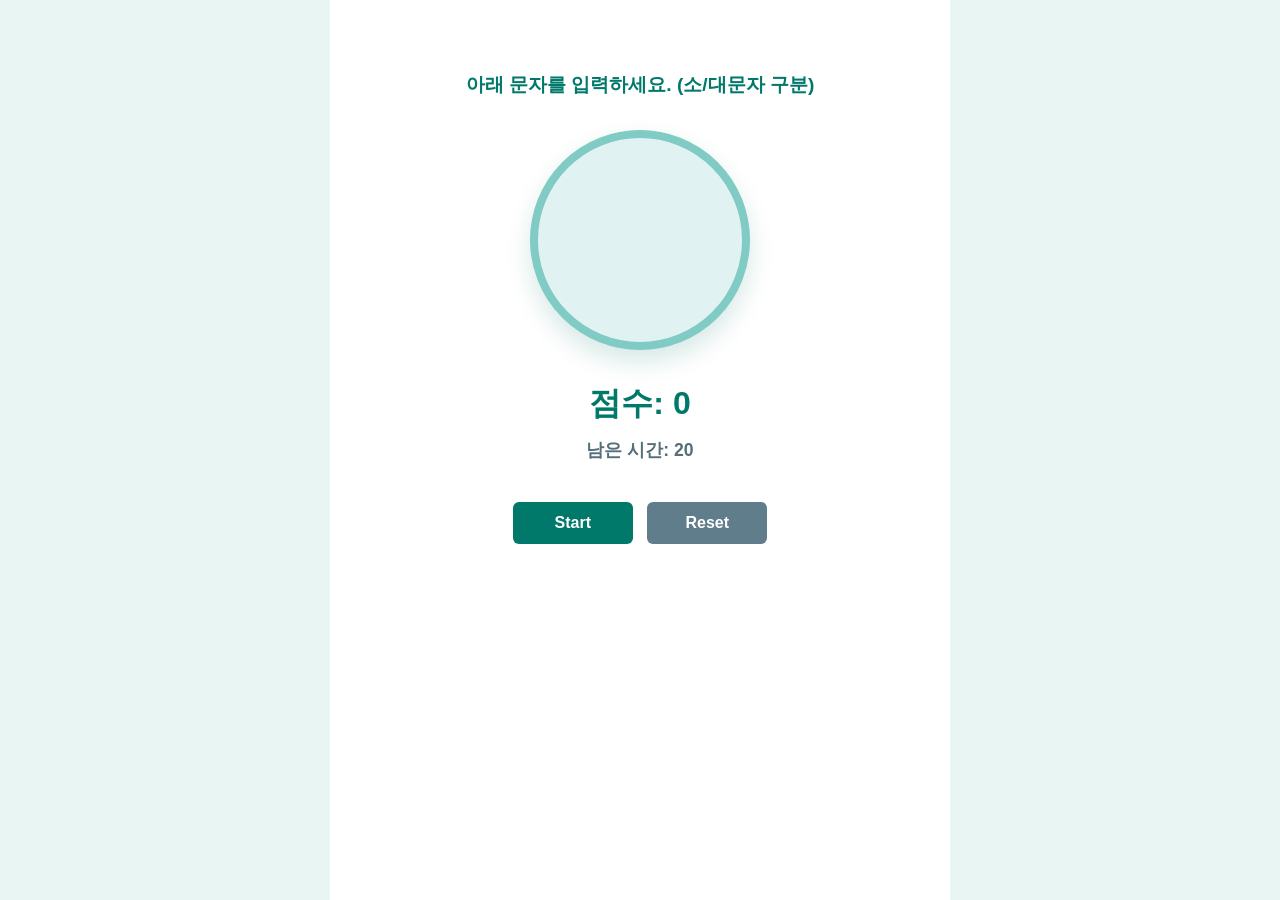
<file: 123/index.html>
<!-- 
    1. 아래 게임의 문제점을 발견하고, 개선점을 제시하세요. 정답은 없습니다. 
    2. 디자인을 개선해보세요.
 -->
<!DOCTYPE html>
<html lang="ko">
<head>
    <meta charset="UTF-8">
    <meta name="viewport" content="width=device-width, initial-scale=1.0">
    <title>Typing Game</title>
    <link rel="stylesheet" href="exam4.css">
</head>
<body>
    아래 문자를 입력하세요. (소/대문자 구분)
    <div id="targetChar"></div>
    <div id="score">점수: 0</div>
    <div id="timer">남은 시간: 20</div>
    <button id="startButton" onclick="startGame()">Start</button>
    <button id="resetButton" onclick="resetGame()">Reset</button>

    <script>
        // 게임 상태를 관리하는 변수들
        let score = 0;
        let timeLeft = 20;
        let gameInterval;
        let isGameRunning = false; // 게임이 실행 중인지 확인하는 변수

        // DOM 요소 참조
        const targetCharElement = document.getElementById('targetChar');
        const scoreElement = document.getElementById('score');
        const timerElement = document.getElementById('timer');

        // 점수 계산에서 제외할 키 리스트
        const excludedKeys = ['Shift', 'CapsLock'];

        // 랜덤 문자를 생성하는 함수
        function getRandomChar() {
            const chars = 'ABCDEFGHIJKLMNOPQRSTUVWXYZabcdefghijklmnopqrstuvwxyz0123456789';
            return chars[Math.floor(Math.random() * chars.length)];
        }

        // 새로운 타겟 문자를 설정하는 함수
        function setNewTargetChar() {
            targetCharElement.innerText = getRandomChar();
        }

        // 입력된 문자를 확인하고 점수를 업데이트하는 함수
        function checkInput(event) {
            const inputChar = event.key;

            // CapsLock, Shift 등의 키는 무시
            if (excludedKeys.includes(inputChar)) {
                return;
            }

            // 입력 문자가 타겟 문자와 일치하면 점수 증가, 아니면 점수 감소
            if(inputChar === targetCharElement.innerText) {
                score += 10; 
            } else if (score > 0) {
                score -= 5; 
            }

            // 업데이트된 점수와 새로운 타겟 문자 표시
            scoreElement.innerText = `점수: ${score}`;
            setNewTargetChar();
        }

        // 타이머를 업데이트하고 시간이 다 되면 게임을 종료하는 함수
        function updateTimer() {
            timeLeft--;
            timerElement.innerText = `남은 시간: ${timeLeft}`;

            if (timeLeft <= 0) {
                endGame();
            }
        }

        // 게임을 종료하고 필요한 정리 작업을 수행하는 함수
        function endGame() {
            clearInterval(gameInterval);
            targetCharElement.innerText = ''; // 타겟 문자 제거
            timerElement.innerText = `시간 초과! 최종 점수: ${score}`;
            document.removeEventListener('keydown', checkInput); // 키 입력 이벤트 제거
            isGameRunning = false; // 게임 실행 상태를 종료로 설정
        }

        // 게임을 초기화하고 시작하는 함수
        function startGame() {
            if (isGameRunning) return; // 게임이 이미 실행 중이면 새로 시작하지 않음
            isGameRunning = true; // 게임 실행 상태를 시작으로 설정

            score = 0;
            timeLeft = 20;
            scoreElement.innerText = `점수: ${score}`;
            timerElement.innerText = `남은 시간: ${timeLeft}`;
            setNewTargetChar(); // 첫 번째 타겟 문자 설정

            gameInterval = setInterval(updateTimer, 1000); // 1초마다 타이머 업데이트
            document.addEventListener('keydown', checkInput); // 키 입력 이벤트 추가
        }

        // 게임을 리셋하는 함수
        function resetGame() {
            clearInterval(gameInterval); // 타이머 정지
            score = 0;
            timeLeft = 20;
            scoreElement.innerText = '점수: 0';
            timerElement.innerText = '남은 시간: 20';
            targetCharElement.innerText = ''; // 타겟 문자 초기화
            document.removeEventListener('keydown', checkInput); // 키 입력 이벤트 제거
            isGameRunning = false; // 게임 실행 상태를 종료로 설정
        }

        // 페이지 로드 시 초기 설정
        function initGame() {
            scoreElement.innerText = '점수: 0';
            timerElement.innerText = '남은 시간: 20';
            targetCharElement.innerText = ''; // 게임 시작 전 타겟 문자 초기화
        }

        // 게임 초기화 함수 호출
        initGame();
    </script>
</body>
</html>
</file>
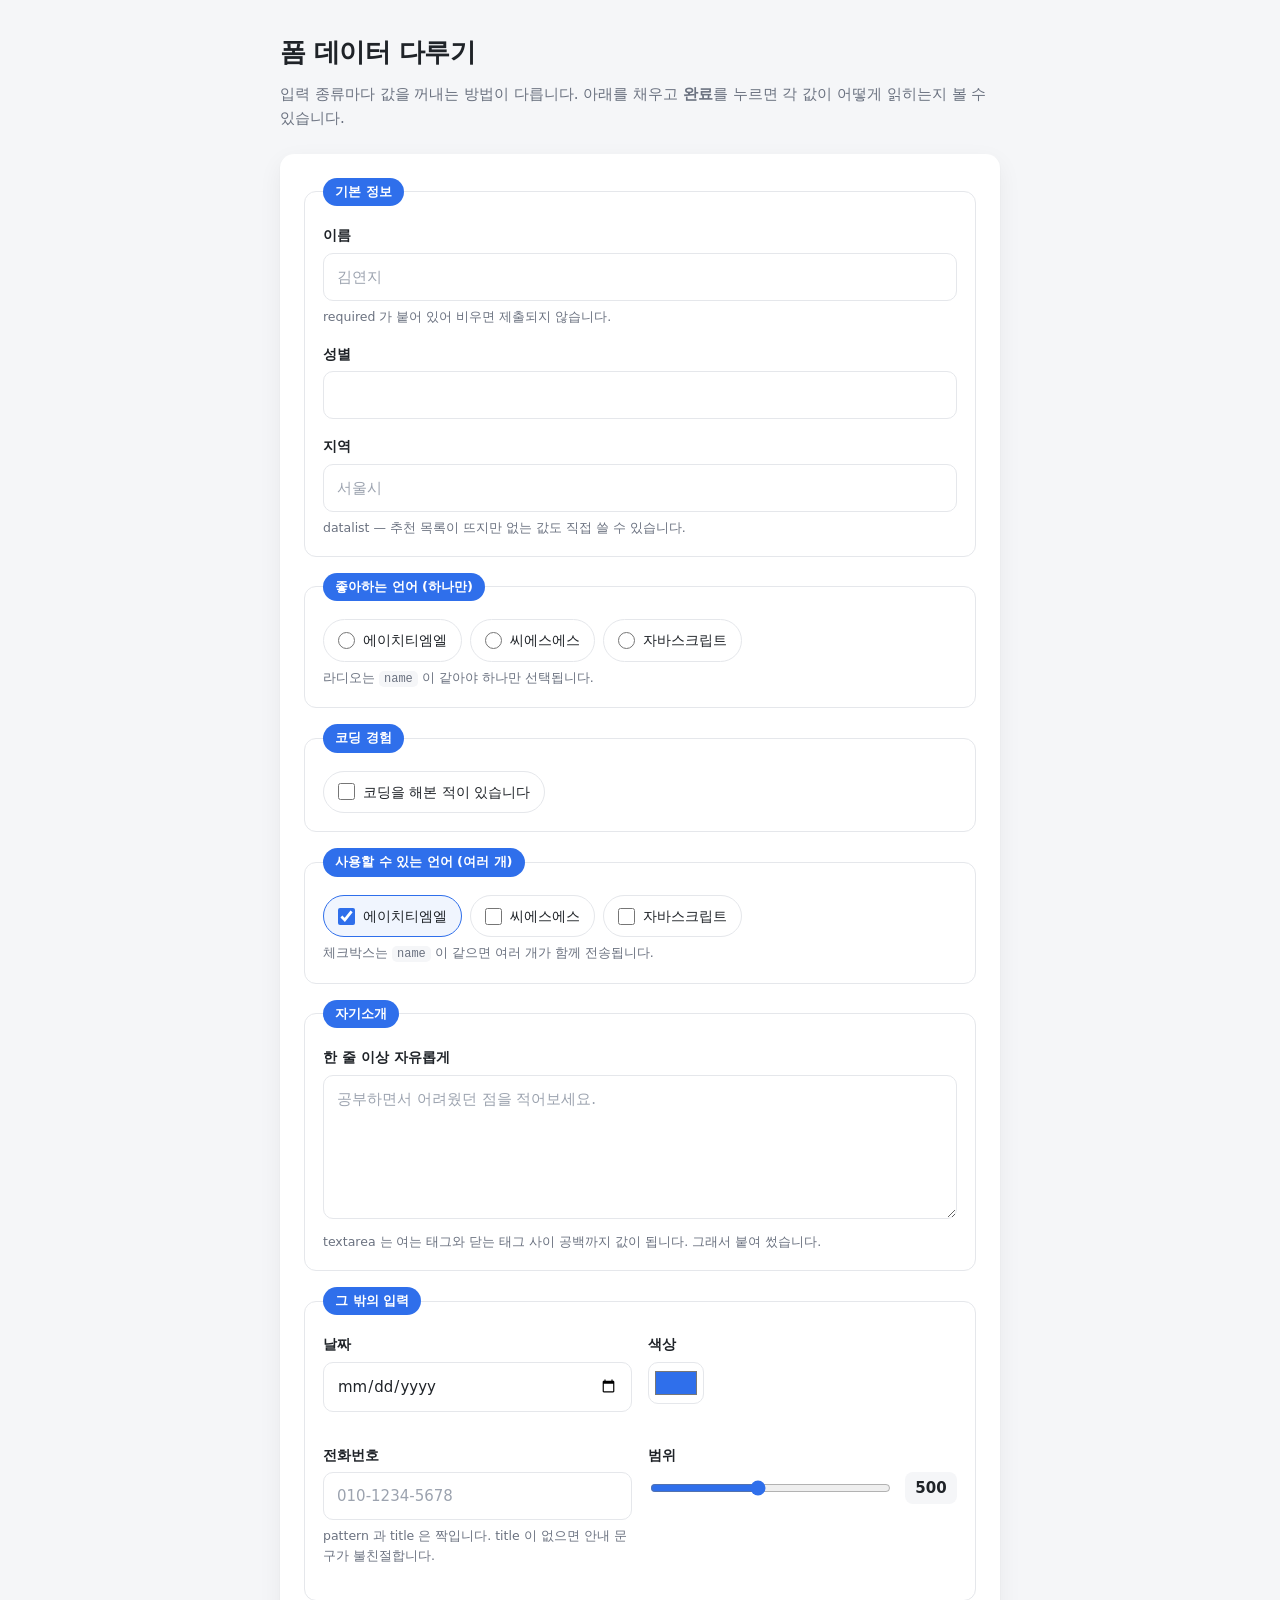
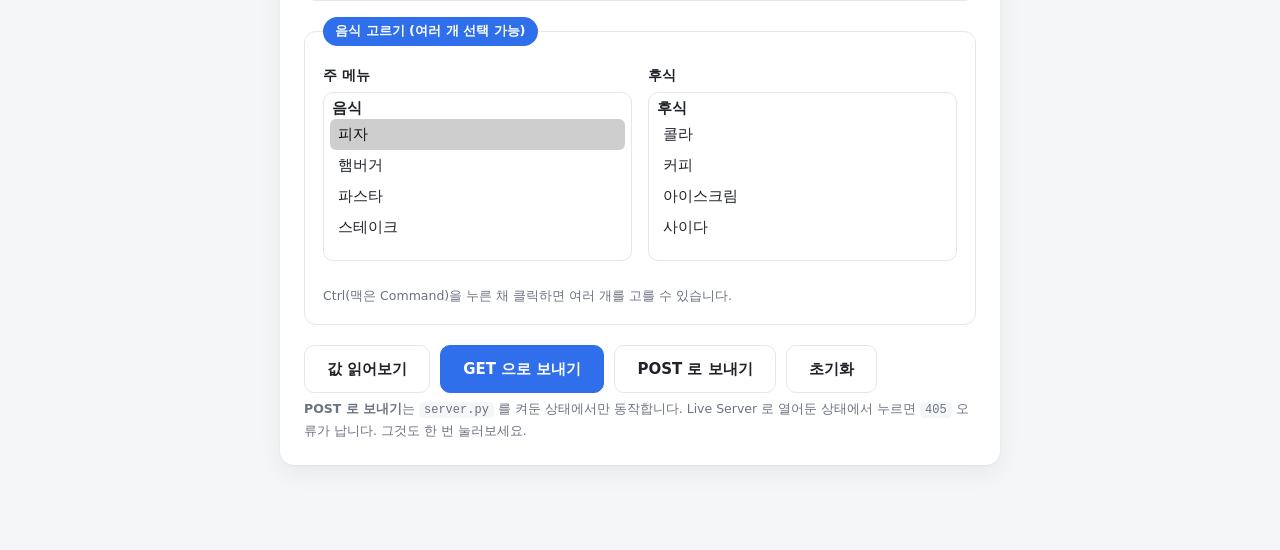
<file: 01_html/04_html_input/index.html>
<!DOCTYPE html>
<html lang="ko">
<head>
  <meta charset="utf-8">
  <meta name="viewport" content="width=device-width, initial-scale=1.0">
  <title>폼 데이터 다루기</title>
  <link rel="stylesheet" href="style.css">
</head>
<body>

<main class="page">

  <header class="page-head">
    <h1>폼 데이터 다루기</h1>
    <p class="lead">
      입력 종류마다 값을 꺼내는 방법이 다릅니다.
      아래를 채우고 <strong>완료</strong>를 누르면 각 값이 어떻게 읽히는지 볼 수 있습니다.
    </p>
  </header>

  <!-- 버튼마다 formmethod 로 전송 방법을 따로 정할 수 있습니다. -->
  <form id="my_form" class="card" action="result.html" method="get">

    <fieldset>
      <legend>기본 정보</legend>

      <div class="field">
        <label for="name">이름</label>
        <input type="text" id="name" name="name"
               placeholder="김연지"
               autocomplete="off" spellcheck="true" required>
        <p class="hint">required 가 붙어 있어 비우면 제출되지 않습니다.</p>
      </div>

      <div class="field">
        <label for="sex">성별</label>
        <input type="text" id="sex" name="sex" autocomplete="off">
      </div>

      <div class="field">
        <label for="town">지역</label>
        <input type="text" id="town" name="town"
               placeholder="서울시" list="town_list" autocomplete="off">
        <!-- datalist: 목록을 추천하지만 직접 입력도 됩니다. select 와 다른 점입니다. -->
        <datalist id="town_list">
          <option value="서울시"></option>
          <option value="부산시"></option>
          <option value="대구시"></option>
          <option value="인천시"></option>
          <option value="광주시"></option>
        </datalist>
        <p class="hint">datalist — 추천 목록이 뜨지만 없는 값도 직접 쓸 수 있습니다.</p>
      </div>
    </fieldset>

    <fieldset>
      <!-- 라디오·체크박스 묶음의 제목은 label 이 아니라 legend 로 답니다. -->
      <legend>좋아하는 언어 (하나만)</legend>
      <div class="choice-list">
        <label class="choice">
          <input type="radio" name="fav_language" value="HTML">
          <span>에이치티엠엘</span>
        </label>
        <label class="choice">
          <input type="radio" name="fav_language" value="CSS">
          <span>씨에스에스</span>
        </label>
        <label class="choice">
          <input type="radio" name="fav_language" value="JavaScript">
          <span>자바스크립트</span>
        </label>
      </div>
      <p class="hint">라디오는 <code>name</code> 이 같아야 하나만 선택됩니다.</p>
    </fieldset>

    <fieldset>
      <legend>코딩 경험</legend>
      <label class="choice">
        <input type="checkbox" id="coding" name="coding" value="1">
        <span>코딩을 해본 적이 있습니다</span>
      </label>
    </fieldset>

    <fieldset>
      <legend>사용할 수 있는 언어 (여러 개)</legend>
      <div class="choice-list">
        <label class="choice">
          <input type="checkbox" name="avail_language" value="HTML" checked>
          <span>에이치티엠엘</span>
        </label>
        <label class="choice">
          <input type="checkbox" name="avail_language" value="CSS">
          <span>씨에스에스</span>
        </label>
        <label class="choice">
          <input type="checkbox" name="avail_language" value="JavaScript">
          <span>자바스크립트</span>
        </label>
      </div>
      <p class="hint">체크박스는 <code>name</code> 이 같으면 여러 개가 함께 전송됩니다.</p>
    </fieldset>

    <fieldset>
      <legend>자기소개</legend>
      <div class="field">
        <label for="article">한 줄 이상 자유롭게</label>
        <textarea id="article" name="article" rows="5"
                  placeholder="공부하면서 어려웠던 점을 적어보세요."></textarea>
        <p class="hint">textarea 는 여는 태그와 닫는 태그 사이 공백까지 값이 됩니다. 그래서 붙여 썼습니다.</p>
      </div>
    </fieldset>

    <fieldset>
      <legend>그 밖의 입력</legend>

      <div class="grid">
        <div class="field">
          <label for="date">날짜</label>
          <input type="date" id="date" name="date">
        </div>

        <div class="field">
          <label for="color">색상</label>
          <input type="color" id="color" name="color" value="#2f6feb">
        </div>

        <div class="field">
          <label for="phone">전화번호</label>
          <input type="tel" id="phone" name="phone"
                 placeholder="010-1234-5678"
                 pattern="[0-9]{3}-[0-9]{4}-[0-9]{4}"
                 title="010-1234-5678 형식으로 입력하세요">
          <p class="hint">pattern 과 title 은 짝입니다. title 이 없으면 안내 문구가 불친절합니다.</p>
        </div>

        <div class="field">
          <label for="range">범위</label>
          <div class="range-row">
            <input type="range" id="range" name="range" min="100" max="1000" step="50" value="500">
            <!-- output: 계산·선택 결과를 보여주는 전용 태그 -->
            <output id="range_output" for="range">500</output>
          </div>
        </div>
      </div>
    </fieldset>

    <fieldset>
      <legend>음식 고르기 (여러 개 선택 가능)</legend>
      <div class="grid">
        <div class="field">
          <label for="food_main">주 메뉴</label>
          <!-- id 는 문서 안에서 겹치면 안 됩니다. name 도 나눠야 값이 섞이지 않습니다. -->
          <select id="food_main" name="food_main" multiple size="5">
            <optgroup label="음식">
              <option value="pizza" selected>피자</option>
              <option value="hamburger">햄버거</option>
              <option value="pasta">파스타</option>
              <option value="steak">스테이크</option>
            </optgroup>
          </select>
        </div>

        <div class="field">
          <label for="food_dessert">후식</label>
          <select id="food_dessert" name="food_dessert" multiple size="5">
            <optgroup label="후식">
              <option value="cola">콜라</option>
              <option value="coffee">커피</option>
              <option value="icecream">아이스크림</option>
              <option value="cider">사이다</option>
            </optgroup>
          </select>
        </div>
      </div>
      <p class="hint">Ctrl(맥은 Command)을 누른 채 클릭하면 여러 개를 고를 수 있습니다.</p>
    </fieldset>

    <div class="actions">
      <!-- 보내지 않고 값만 읽어봅니다 -->
      <button type="button" id="preview_btn" class="btn">값 읽어보기</button>

      <!-- formmethod / formaction 으로 버튼마다 전송 방법을 다르게 줄 수 있습니다 -->
      <button type="submit" class="btn btn-primary"
              formmethod="get" formaction="result.html">GET 으로 보내기</button>
      <button type="submit" class="btn btn-post"
              formmethod="post" formaction="result.html">POST 로 보내기</button>

      <button type="reset" class="btn">초기화</button>
    </div>
    <p class="hint">
      <strong>POST 로 보내기</strong>는 <code>server.py</code> 를 켜둔 상태에서만 동작합니다.
      Live Server 로 열어둔 상태에서 누르면 <code>405</code> 오류가 납니다. 그것도 한 번 눌러보세요.
    </p>

  </form>

  <section id="result_area" class="card result" hidden>
    <h2>읽어온 값</h2>
    <table id="result_table">
      <thead>
        <tr><th>항목</th><th>값</th></tr>
      </thead>
      <tbody></tbody>
    </table>

    <h3>보내면 어떻게 되나</h3>
    <div id="send_preview"></div>
    <p class="hint">
      같은 값인데 <strong>실리는 자리만</strong> 다릅니다.
      실제로 보내보려면 위의 <strong>GET / POST 로 보내기</strong> 버튼을 누르세요.
    </p>
  </section>

</main>

<script>
  const form = document.getElementById('my_form');
  const resultArea = document.getElementById('result_area');
  const resultBody = document.querySelector('#result_table tbody');
  const sendPreview = document.getElementById('send_preview');
  const previewBtn = document.getElementById('preview_btn');
  const rangeInput = document.getElementById('range');
  const rangeOutput = document.getElementById('range_output');

  // 범위 값을 움직일 때마다 옆에 숫자로 보여줍니다.
  rangeInput.addEventListener('input', function () {
    rangeOutput.textContent = rangeInput.value;
  });

  // 체크박스 묶음에서 체크된 값만 배열로 꺼냅니다.
  function getCheckedValues(group) {
    // 같은 name 의 체크박스가 하나뿐이면 목록이 아니라 요소 하나가 옵니다.
    const list = (group.length === undefined) ? [group] : Array.from(group);
    return list.filter(function (el) { return el.checked; })
               .map(function (el) { return el.value; });
  }

  // multiple select 에서 고른 항목의 화면 글자를 배열로 꺼냅니다.
  function getSelectedTexts(selectId) {
    const select = document.getElementById(selectId);
    return Array.from(select.selectedOptions).map(function (op) { return op.text; });
  }

  function orEmpty(value, emptyText) {
    return value === '' || value === undefined ? emptyText : value;
  }

  // '주소' / '본문' 처럼 이름표가 붙은 줄 하나를 만듭니다.
  function addSendRow(keyText, valueText, kind) {
    const row = document.createElement('div');
    row.className = 'send-row';

    const key = document.createElement('span');
    key.className = 'send-key send-key-' + kind;
    key.textContent = keyText;

    const box = document.createElement('pre');
    box.className = 'query';
    box.textContent = valueText;

    row.appendChild(key);
    row.appendChild(box);
    sendPreview.appendChild(row);
  }

  // GET 과 POST 를 나란히 놓고 비교합니다.
  function renderSendPreview() {
    // FormData 는 실제로 전송될 값만 담습니다.
    // 체크 안 한 체크박스·라디오는 아예 들어가지 않습니다.
    const query = new URLSearchParams(new FormData(form)).toString();

    sendPreview.innerHTML = '';
    addSendRow('GET 주소', 'result.html?' + query, 'get');
    addSendRow('POST 주소', 'result.html', 'post');
    addSendRow('POST 본문', query, 'post');
  }

  // '값 읽어보기' 는 보내지 않고 화면에서만 확인합니다.
  previewBtn.addEventListener('click', function () {
    // type="button" 이라 검사가 자동으로 돌지 않습니다. 직접 부릅니다.
    if (!form.reportValidity()) return;

    // form.elements 를 쓰면 input 인지 form 속성인지 헷갈릴 일이 없습니다.
    const f = form.elements;

    const rows = [
      ['이름',            f.name.value],
      ['성별',            orEmpty(f.sex.value, '(입력 안 함)')],
      ['지역',            orEmpty(f.town.value, '(입력 안 함)')],
      ['좋아하는 언어',    orEmpty(f.fav_language.value, '(선택 안 함)')],
      ['코딩 경험',        f.coding.checked ? '있음' : '없음'],
      ['사용 가능 언어',   orEmpty(getCheckedValues(f.avail_language).join(', '), '(없음)')],
      ['자기소개',         orEmpty(f.article.value.trim(), '(비어 있음)')],
      ['날짜',            orEmpty(f.date.value, '(선택 안 함)')],
      ['색상',            f.color.value],
      ['범위',            f.range.value],
      ['전화번호',        orEmpty(f.phone.value, '(입력 안 함)')],
      ['주 메뉴',         orEmpty(getSelectedTexts('food_main').join(', '), '(없음)')],
      ['후식',            orEmpty(getSelectedTexts('food_dessert').join(', '), '(없음)')]
    ];

    // 표를 다시 그립니다. (예전 코드처럼 계속 쌓이지 않습니다)
    resultBody.innerHTML = '';
    rows.forEach(function (row) {
      const tr = document.createElement('tr');
      const th = document.createElement('th');
      const td = document.createElement('td');
      th.textContent = row[0];
      td.textContent = row[1];
      tr.appendChild(th);
      tr.appendChild(td);
      resultBody.appendChild(tr);
    });

    // 같은 값이 GET / POST 에서 각각 어디에 실리는지 보여줍니다.
    renderSendPreview();

    resultArea.hidden = false;
    resultArea.scrollIntoView({ behavior: 'smooth', block: 'start' });
  });

  // 초기화를 누르면 결과도 같이 지웁니다.
  form.addEventListener('reset', function () {
    resultArea.hidden = true;
    setTimeout(function () { rangeOutput.textContent = rangeInput.value; }, 0);
  });
</script>

</body>
</html>
</file>
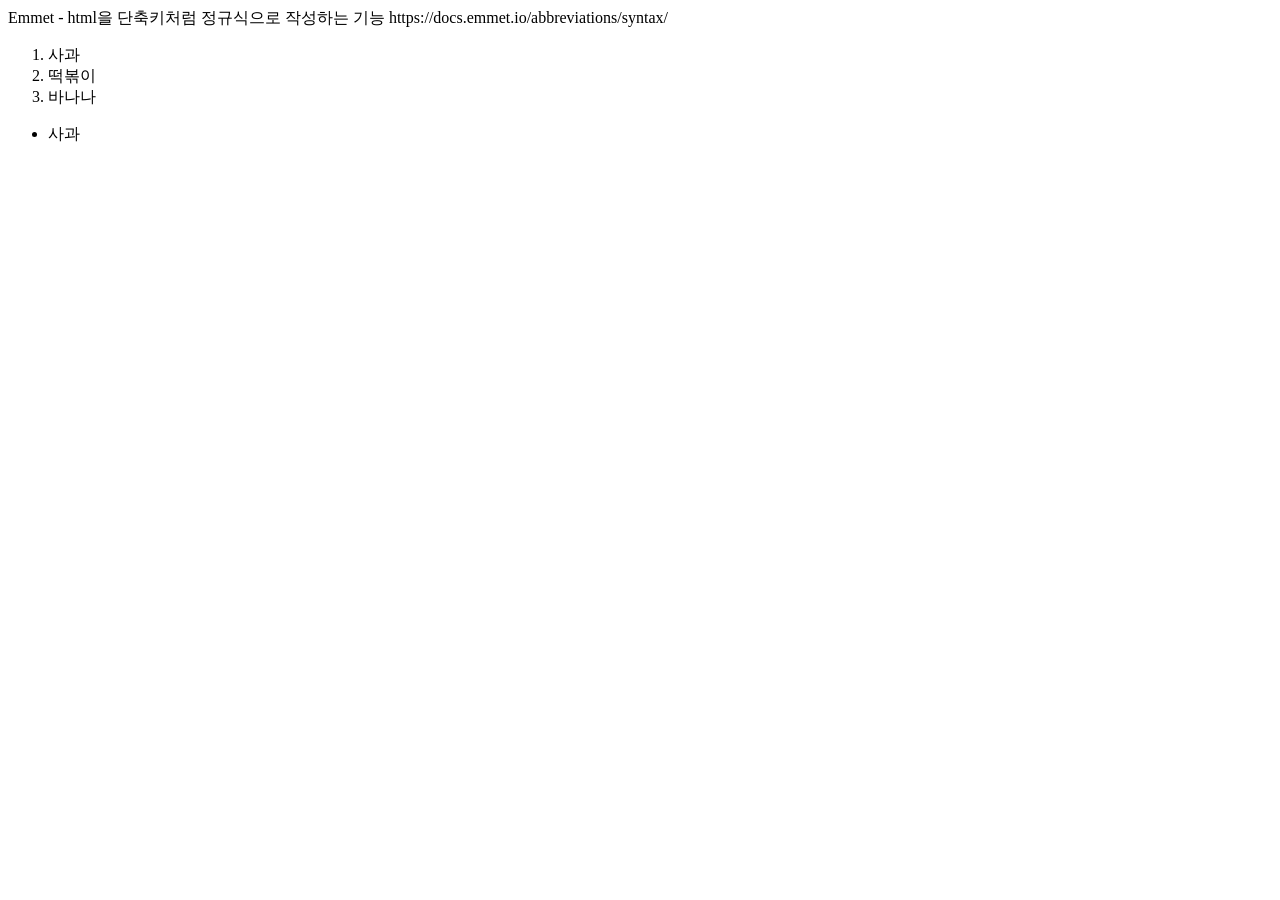
<file: 01_html/00_emmet.html>
<!DOCTYPE html>
<html lang="en">
<head>
    <meta charset="UTF-8">
    <meta name="viewport" content="width=device-width, initial-scale=1.0">
    <title>Document</title>
</head>
<body>
    
    Emmet - html을 단축키처럼 정규식으로 작성하는 기능
    https://docs.emmet.io/abbreviations/syntax/
    <!-- ol>li*3 -->
    <ol>
        <li>사과</li>
        <li>떡볶이</li>
        <li>바나나</li>
    </ol>
    <div>
        <ul>
            <li>사과</li>
        </ul>
    </div>

</body>
</html>
</file>
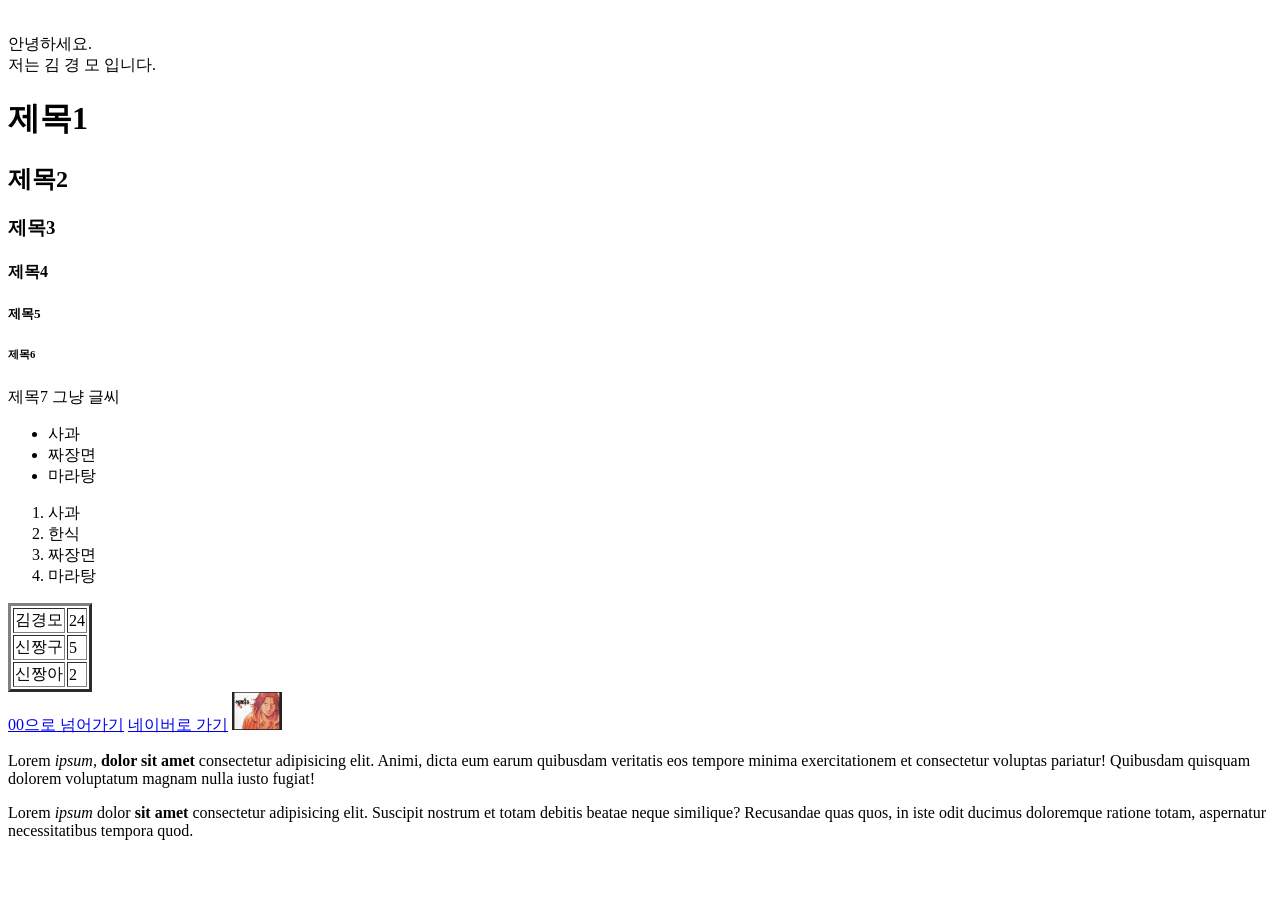
<file: 01_html/01_html기초.html>
<!DOCTYPE html>
<p lang="ko">
<head>
    <meta charset="UTF-8">
    <meta name="viewport" content="width=device-width, initial-scale=1.0">
    <title>HTML 연습</title>
</head>
<br>
    안녕하세요.<br/>
    저는
    김
    경
    모
    입니다. 

    <!-- 주석은 눈에 보이지 않습니다. -->
     <!-- 들여쓰기 Shift + TAB 누르시면 하나 앞으로 끌어오고,
        TAB 누리시면 하나 밀려납니다. -->
    <h1>제목1</h1>
    <h2>제목2</h2>
    <h3>제목3</h3>
    <h4>제목4</h4>
    <h5>제목5</h5>
    <h6>제목6</h6>
    <!-- 에러가 있어도 그냥 무시합니다. -->
    <h7>제목7</h7>
    그냥 글씨

    <!-- 리스트: 부모 / 자식 태그를 함께 사용
        Unordered / Ordered-->
    <ul>
        <li>사과</li>
        <li>짜장면</li>
        <li>마라탕</li>
    </ul>

    <ol>
        <li>사과</li>
        <li>한식</li>
        <li>짜장면</li>
        <li>마라탕</li>
    </ol>

    <!-- 표 -->
    <table border="3">
        <!-- 행 -->
        <tr> <!-- table row (행) -->
            <td> <!-- table data (칸) -->
                김경모
            </td>
            <td>
                24
            </td>
        </tr>
        <tr>
            <td> <!-- table data (칸) -->
                신짱구
            </td>
            <td>
                5
            </td>
        </tr>
        <tr>
            <td> <!-- table data (칸) -->
                신짱아
            </td>
            <td>
                2
            </td>
        </tr>
    </table>

<!-- a (anchor) 태그를 사용해서 다른 문서와 연결을 -->
<!-- 태그에 특정한 기능을 부여하기 위해 속성(attribute) -->
<a href="00_emmet.html">00으로 넘어가기</a>

<!-- 네이버로 가기 라는 내용에 naver.com을 연결하기 -->
<a target="_blank" href="https://www.naver.com/">네이버로 가기</a>

<!-- 이미지는 어떻게 첨부할까요
 개발은 로컬에서 하지만 서버는 현재 프로젝트부터 올리기 때문에
 경로는 상대결로, 현재 파일 기준으로 해당 파일이 어디에 있는지
 윈도우는 \, 웹은 / 으로 경로를 구분합니다. -->
 <!-- <img src="./data/jjanggu.png"> -->
 <!-- <img src="../03_js/jjanggu.png"> -->
 
 <!-- data/monster.png를 넣어주기 이미지가 크니 MDN 사이트에서 찾아보기
  해당 줄에 Ctrl + / (슬래시) 누르면 주석 -->
<img src="./data/monster.png" width="50"/>

<!-- p : paragraph 로 문단을 구분 -->
<!-- b: 화면에 진하게 보이기, strong: 의미상도 함께 강조 -->
<!-- 웹 접근성을 고려한 태그들을 활용하는 걸 권장 -->
<p>Lorem <i>ipsum,</i> <strong>dolor sit amet</strong> consectetur adipisicing elit. Animi, dicta eum earum quibusdam veritatis eos tempore minima exercitationem et consectetur voluptas pariatur! Quibusdam quisquam dolorem voluptatum magnam nulla iusto fugiat!</p>
<p>Lorem <em>ipsum</em> dolor <b>sit amet</b> consectetur adipisicing elit. Suscipit nostrum et totam debitis beatae neque similique? Recusandae quas quos, in iste odit ducimus doloremque ratione totam, aspernatur necessitatibus tempora quod.</p>

<!-- 정보 전달을 잘 해서 검색어 우선 순위 에 걸리는 걸 목적으로 주는 경우도 많다 -->
</body>
</html>
</file>
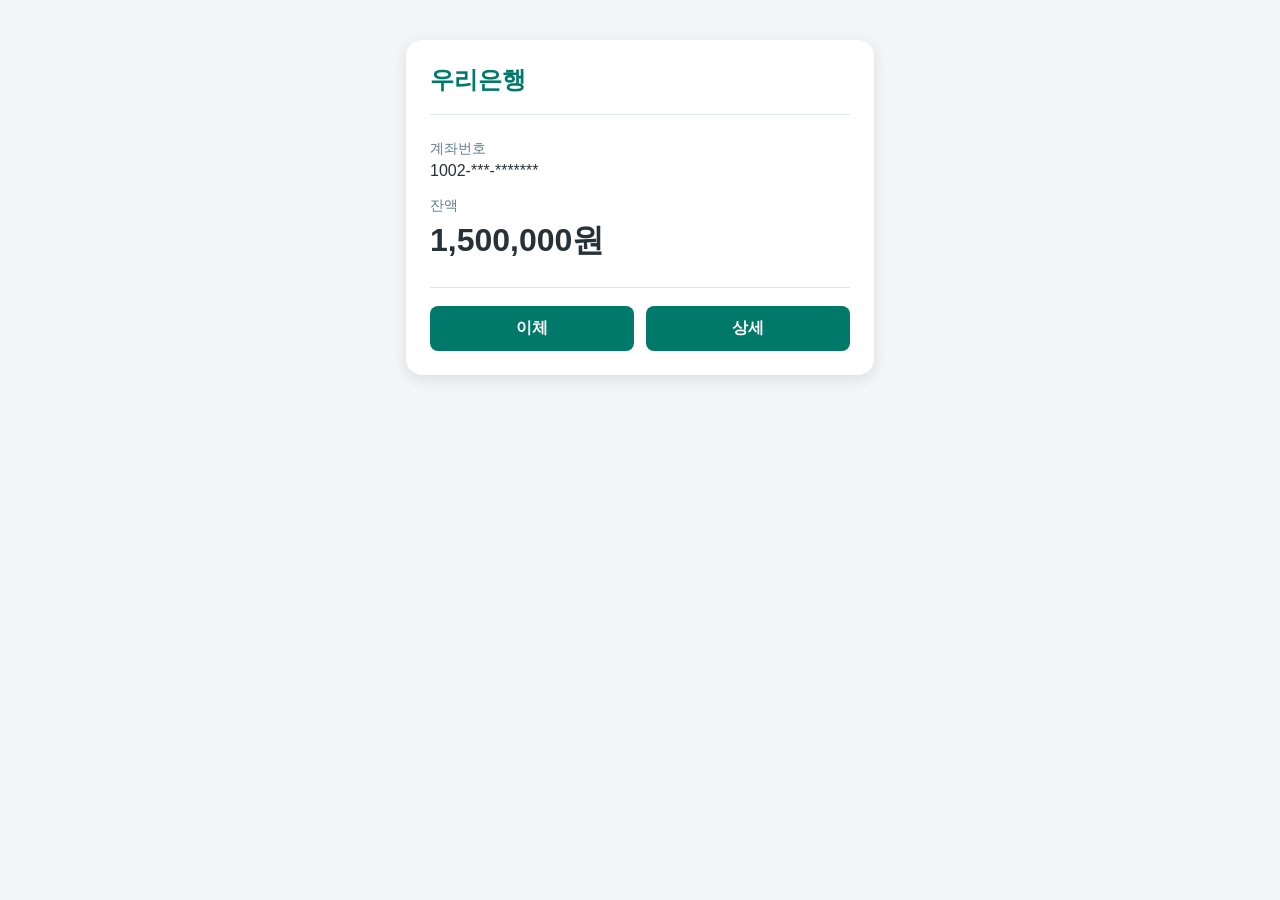
<file: 01_html/02_html기초.html>
<!DOCTYPE html>
<html lang="en">
<head>
    <meta charset="UTF-8">
    <meta name="viewport" content="width=device-width, initial-scale=1.0">
    <title>Document</title>
    <link rel="stylesheet" href="02_html기초.css">
</head>
<body>
    <article>
    <header>
        <h2>우리은행</h2>
    </header>

    <dl>
        <dt>계좌번호</dt>
        <dd>1002-***-*******</dd>
        <dt>잔액</dt>
        <dd><strong>1,500,000원</strong></dd>
    </dl>

    <footer>
        <button type="button">이체</button>
        <button type="button">상세</button>
    </footer>
    </article>
</body>
</html>
</file>
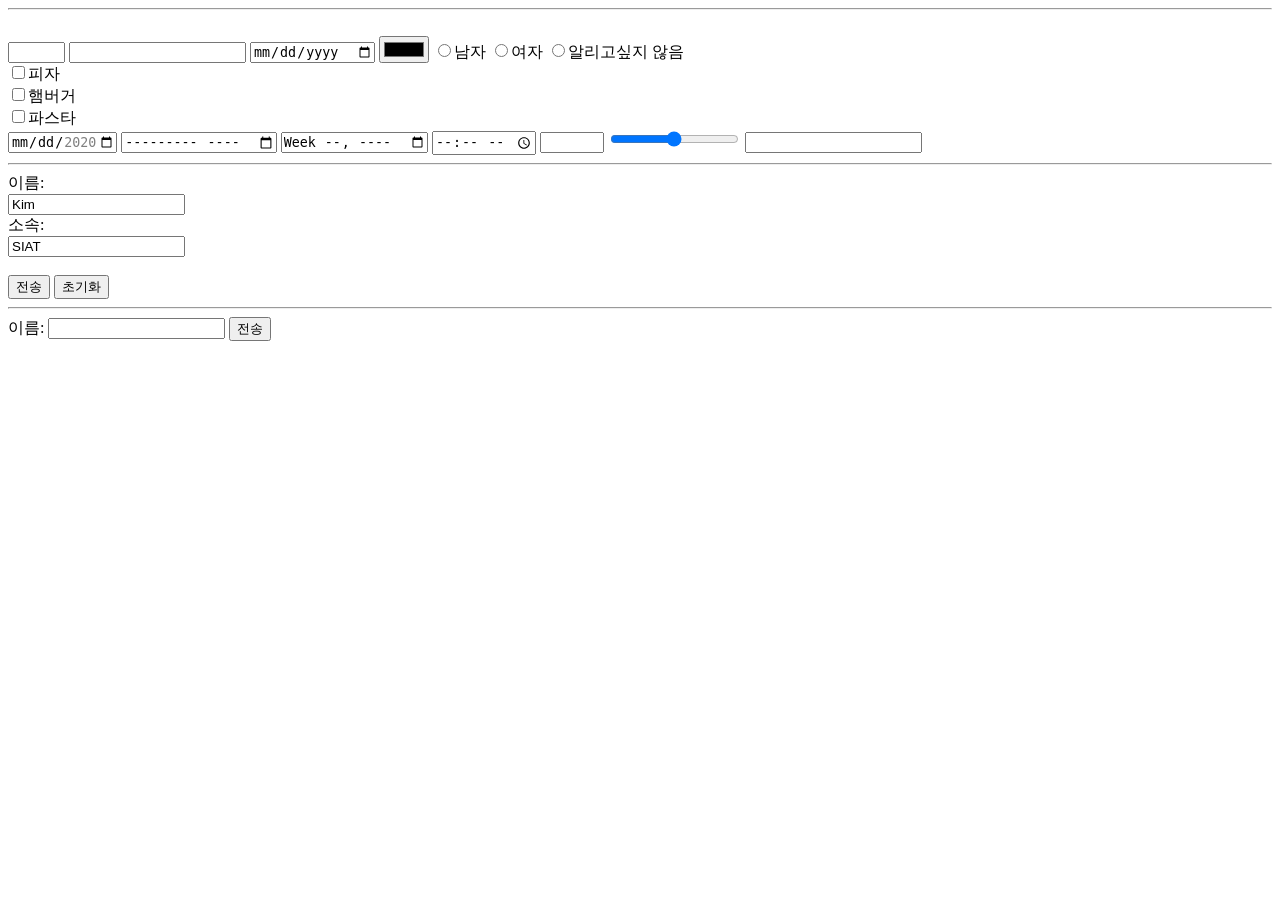
<file: 01_html/03_html_input.html>
<!DOCTYPE html>
<hr lang="ko">
<head>
    <meta charset="UTF-8">
    <meta name="viewport" content="width=device-width, initial-scale=1.0">
    <title>Document</title>
</head>
<br>
    <input type="text" size="5" name="text">
    <input type="password" name="password" required>
    <input type="date" name="date">
    <input type="color">

    <!-- 여러개 중 하나만 선택 시 -->
    <!-- value는 실제로 백엔드/js에서 사용할 값 -->
    <input type="radio" name="gender" value="male">남자
    <input type="radio" name="gender" value="female">여자
    <input type="radio" name="gender" value="none">알리고싶지 않음
    </br>
    <input type="checkbox" name="food" value="pizza">피자<br>
    <input type="checkbox" name="food" value="hamburger">햄버거<br>
    <input type="checkbox" name="food" value="pasta">파스타<br>

    <input type="date" name="date" min="2020-01-01" max="2020-12-31">

    <input type="month" id="month" name="month">

    <input type="week" id="week" name="week">

    <input type="time" id="time" name="time">

    <input type="number" name="num" min="0" max="1000">

    <input type="range" name="point" min="0" max="100">

    <input type="tel" id="phone" name="phone" pattern="[0-9]{3}-[0-9]{4}-[0-9]{4}">

<hr>
<!-- 쿼리스트링: ? 뒤에 키=값 & 키=값
    ?name=Kim&affiliation=SIAT -->
<form>
    <label for="name">이름:</label><br>
    <input type="text" id="name" name="name" value="Kim"><br>
    <label for="affiliation">소속:</label><br>
    <input type="text" id="affiliation" name="affiliation" value="SIAT"><br><br>
    <input type="submit" value="전송"> <!-- value를 지워보고 바꿔보기 -->
    <input type="reset" value="초기화">
</form>
<hr>

<form id="inputForm">
    <label>이름:</label>
    <input type="text" name="userName">
    <input type="submit" value="전송">
</form>

<p id="result"></p>

<script>
    const form = document.querySelector('#inputForm');
    const result = document.querySelector('#result');

    form.addEventListener('submit', function (event) {
      event.preventDefault();

      const input = form.elements.namedItem('userName');
      result.textContent = `입력한 이름: ${input.value}`;
    });
</script>

</body>
</html>
</file>
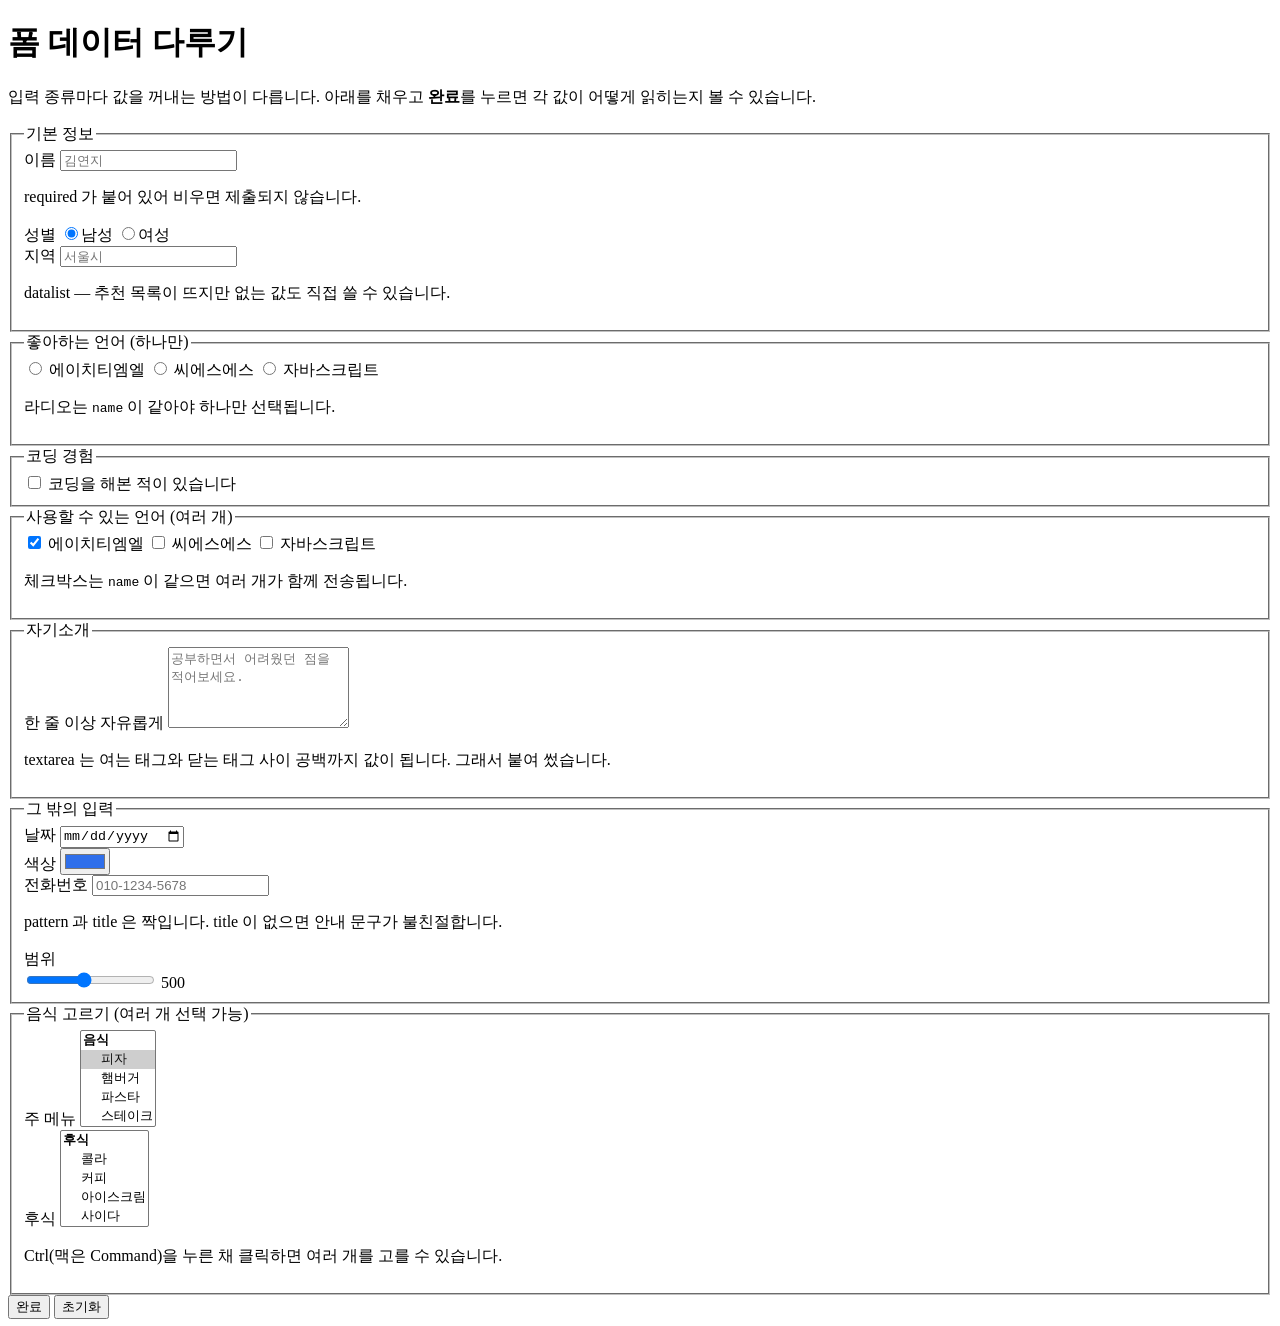
<file: 01_html/04_html_input2.html>
<!DOCTYPE html>
<html lang="ko">
<head>
  <meta charset="utf-8">
  <meta name="viewport" content="width=device-width, initial-scale=1.0">
  <title>폼 데이터 다루기</title>
  <!-- <link rel="stylesheet" href="style.css"> -->
</head>
<body>

<main class="page">

  <header class="page-head">
    <h1>폼 데이터 다루기</h1>
    <p class="lead">
      입력 종류마다 값을 꺼내는 방법이 다릅니다.
      아래를 채우고 <strong>완료</strong>를 누르면 각 값이 어떻게 읽히는지 볼 수 있습니다.
    </p>
  </header>

  <!-- method 를 get / post 로 바꿔가며 제출해 보세요. 아래 '전송 미리보기'가 달라집니다. -->
  <form id="my_form" class="card" method="get">

    <fieldset>
      <legend>기본 정보</legend>

      <div class="field">
        <label for="name">이름</label>
        <input type="text" id="name" name="name"
               placeholder="김연지"
               autocomplete="off" spellcheck="true" required>
        <p class="hint">required 가 붙어 있어 비우면 제출되지 않습니다.</p>
      </div>

      <div class="field">
        <label for="sex">성별</label>
        <label><input type="radio" name="sex" value="male" checked>남성</label>
        <label><input type="radio" name="sex" value="female">여성</label>
      </div>

      <div class="field">
        <label for="town">지역</label>
        <input type="text" id="town" name="town"
               placeholder="서울시" list="town_list" autocomplete="off">
        <!-- datalist: 목록을 추천하지만 직접 입력도 됩니다. select 와 다른 점입니다. -->
        <datalist id="town_list">
          <option value="서울시"></option>
          <option value="부산시"></option>
          <option value="대구시"></option>
          <option value="인천시"></option>
          <option value="광주시"></option>
        </datalist>
        <p class="hint">datalist — 추천 목록이 뜨지만 없는 값도 직접 쓸 수 있습니다.</p>
      </div>
    </fieldset>

    <fieldset>
      <!-- 라디오·체크박스 묶음의 제목은 label 이 아니라 legend 로 답니다. -->
      <legend>좋아하는 언어 (하나만)</legend>
      <div class="choice-list">
        <label class="choice">
          <input type="radio" name="fav_language" value="HTML">
          <span>에이치티엠엘</span>
        </label>
        <label class="choice">
          <input type="radio" name="fav_language" value="CSS">
          <span>씨에스에스</span>
        </label>
        <label class="choice">
          <input type="radio" name="fav_language" value="JavaScript">
          <span>자바스크립트</span>
        </label>
      </div>
      <p class="hint">라디오는 <code>name</code> 이 같아야 하나만 선택됩니다.</p>
    </fieldset>

    <fieldset>
      <legend>코딩 경험</legend>
      <label class="choice">
        <input type="checkbox" id="coding" name="coding" value="1">
        <span>코딩을 해본 적이 있습니다</span>
      </label>
    </fieldset>

    <fieldset>
      <legend>사용할 수 있는 언어 (여러 개)</legend>
      <div class="choice-list">
        <label class="choice">
          <input type="checkbox" name="avail_language" value="HTML" checked>
          <span>에이치티엠엘</span>
        </label>
        <label class="choice">
          <input type="checkbox" name="avail_language" value="CSS">
          <span>씨에스에스</span>
        </label>
        <label class="choice">
          <input type="checkbox" name="avail_language" value="JavaScript">
          <span>자바스크립트</span>
        </label>
      </div>
      <p class="hint">체크박스는 <code>name</code> 이 같으면 여러 개가 함께 전송됩니다.</p>
    </fieldset>

    <fieldset>
      <legend>자기소개</legend>
      <div class="field">
        <label for="article">한 줄 이상 자유롭게</label>
        <textarea id="article" name="article" rows="5"
                  placeholder="공부하면서 어려웠던 점을 적어보세요."></textarea>
        <p class="hint">textarea 는 여는 태그와 닫는 태그 사이 공백까지 값이 됩니다. 그래서 붙여 썼습니다.</p>
      </div>
    </fieldset>

    <fieldset>
      <legend>그 밖의 입력</legend>

      <div class="grid">
        <div class="field">
          <label for="date">날짜</label>
          <input type="date" id="date" name="date">
        </div>

        <div class="field">
          <label for="color">색상</label>
          <input type="color" id="color" name="color" value="#2f6feb">
        </div>

        <div class="field">
          <label for="phone">전화번호</label>
          <input type="tel" id="phone" name="phone"
                 placeholder="010-1234-5678"
                 pattern="[0-9]{3}-[0-9]{4}-[0-9]{4}"
                 title="010-1234-5678 형식으로 입력하세요">
          <p class="hint">pattern 과 title 은 짝입니다. title 이 없으면 안내 문구가 불친절합니다.</p>
        </div>

        <div class="field">
          <label for="range">범위</label>
          <div class="range-row">
            <input type="range" id="range" name="range" min="100" max="1000" step="50" value="500">
            <!-- output: 계산·선택 결과를 보여주는 전용 태그 -->
            <output id="range_output" for="range">500</output>
          </div>
        </div>
      </div>
    </fieldset>

    <fieldset>
      <legend>음식 고르기 (여러 개 선택 가능)</legend>
      <div class="grid">
        <div class="field">
          <label for="food_main">주 메뉴</label>
          <!-- id 는 문서 안에서 겹치면 안 됩니다. name 도 나눠야 값이 섞이지 않습니다. -->
          <select id="food_main" name="food_main" multiple size="5">
            <optgroup label="음식">
              <option value="pizza" selected>피자</option>
              <option value="hamburger">햄버거</option>
              <option value="pasta">파스타</option>
              <option value="steak">스테이크</option>
            </optgroup>
          </select>
        </div>

        <div class="field">
          <label for="food_dessert">후식</label>
          <select id="food_dessert" name="food_dessert" multiple size="5">
            <optgroup label="후식">
              <option value="cola">콜라</option>
              <option value="coffee">커피</option>
              <option value="icecream">아이스크림</option>
              <option value="cider">사이다</option>
            </optgroup>
          </select>
        </div>
      </div>
      <p class="hint">Ctrl(맥은 Command)을 누른 채 클릭하면 여러 개를 고를 수 있습니다.</p>
    </fieldset>

    <div class="actions">
      <button type="submit" class="btn btn-primary">완료</button>
      <button type="reset" class="btn">초기화</button>
    </div>

  </form>

  <section id="result_area" class="card result" hidden>
    <h2>읽어온 값</h2>
    <table id="result_table">
      <thead>
        <tr><th>항목</th><th>값</th></tr>
      </thead>
      <tbody></tbody>
    </table>

    <h3>전송 미리보기 <span id="method_badge" class="badge">GET</span></h3>
    <div id="send_preview"></div>
    <p class="hint" id="send_note"></p>
    <p class="hint">
      이 화면은 <code>preventDefault()</code> 로 전송을 막아둔 <strong>미리보기</strong>입니다.
      실제로 서버에 보내지지는 않습니다.
      form 태그의 <code>method</code> 를 바꾸고 다시 눌러보세요.
    </p>
  </section>

</main>

<script>
  const form = document.getElementById('my_form');
  const resultArea = document.getElementById('result_area');
  const resultBody = document.querySelector('#result_table tbody');
  const methodBadge = document.getElementById('method_badge');
  const sendPreview = document.getElementById('send_preview');
  const sendNote = document.getElementById('send_note');
  const rangeInput = document.getElementById('range');
  const rangeOutput = document.getElementById('range_output');

  // 범위 값을 움직일 때마다 옆에 숫자로 보여줍니다.
  rangeInput.addEventListener('input', function () {
    rangeOutput.textContent = rangeInput.value;
  });

  // 체크박스 묶음에서 체크된 값만 배열로 꺼냅니다.
  function getCheckedValues(group) {
    // 같은 name 의 체크박스가 하나뿐이면 목록이 아니라 요소 하나가 옵니다.
    const list = (group.length === undefined) ? [group] : Array.from(group);
    return list.filter(function (el) { return el.checked; })
               .map(function (el) { return el.value; });
  }

  // multiple select 에서 고른 항목의 화면 글자를 배열로 꺼냅니다.
  function getSelectedTexts(selectId) {
    const select = document.getElementById(selectId);
    return Array.from(select.selectedOptions).map(function (op) { return op.text; });
  }

  function orEmpty(value, emptyText) {
    return value === '' || value === undefined ? emptyText : value;
  }

  // '주소' / '본문' 처럼 이름표가 붙은 줄 하나를 만듭니다.
  function addSendRow(keyText, valueText) {
    const row = document.createElement('div');
    row.className = 'send-row';

    const key = document.createElement('span');
    key.className = 'send-key';
    key.textContent = keyText;

    const box = document.createElement('pre');
    box.className = 'query';
    box.textContent = valueText;

    row.appendChild(key);
    row.appendChild(box);
    sendPreview.appendChild(row);
  }

  // method 에 따라 값이 '어디에' 실리는지가 달라집니다.
  function renderSendPreview() {
    // getAttribute 로 읽습니다. method 를 안 적으면 기본값은 get 입니다.
    const method = (form.getAttribute('method') || 'get').toUpperCase();

    // FormData 는 실제로 전송될 값만 담습니다.
    // 체크 안 한 체크박스·라디오는 아예 들어가지 않습니다.
    const query = new URLSearchParams(new FormData(form)).toString();
    const page = location.pathname.split('/').pop() || 'index.html';

    methodBadge.textContent = method;
    methodBadge.className = 'badge badge-' + method.toLowerCase();

    sendPreview.innerHTML = '';

    if (method === 'GET') {
      addSendRow('주소', page + '?' + query);
      sendNote.textContent =
        '값이 주소에 그대로 붙습니다. 주소창, 방문 기록, 서버 접속 로그에 모두 남습니다. ' +
        '그래서 비밀번호를 get 으로 보내면 안 됩니다.';
    } else {
      addSendRow('주소', page);
      addSendRow('본문(body)', query);
      sendNote.textContent =
        '주소에는 아무것도 안 붙습니다. 값은 본문에 담겨 갑니다. ' +
        '개발자도구 Network 탭에서만 볼 수 있습니다. (숨겨질 뿐, 암호화되는 것은 아닙니다)';
    }
  }

  form.addEventListener('submit', function (event) {
    // 제출로 인한 새로고침을 막습니다. (예전 방식인 return false 와 같은 역할)
    event.preventDefault();

    // form.elements 를 쓰면 input 인지 form 속성인지 헷갈릴 일이 없습니다.
    const f = form.elements;

    const rows = [
      ['이름',            f.name.value],
      ['성별',            orEmpty(f.sex.value, '(입력 안 함)')],
      ['지역',            orEmpty(f.town.value, '(입력 안 함)')],
      ['좋아하는 언어',    orEmpty(f.fav_language.value, '(선택 안 함)')],
      ['코딩 경험',        f.coding.checked ? '있음' : '없음'],
      ['사용 가능 언어',   orEmpty(getCheckedValues(f.avail_language).join(', '), '(없음)')],
      ['자기소개',         orEmpty(f.article.value.trim(), '(비어 있음)')],
      ['날짜',            orEmpty(f.date.value, '(선택 안 함)')],
      ['색상',            f.color.value],
      ['범위',            f.range.value],
      ['전화번호',        orEmpty(f.phone.value, '(입력 안 함)')],
      ['주 메뉴',         orEmpty(getSelectedTexts('food_main').join(', '), '(없음)')],
      ['후식',            orEmpty(getSelectedTexts('food_dessert').join(', '), '(없음)')]
    ];

    // 표를 다시 그립니다. (예전 코드처럼 계속 쌓이지 않습니다)
    resultBody.innerHTML = '';
    rows.forEach(function (row) {
      const tr = document.createElement('tr');
      const th = document.createElement('th');
      const td = document.createElement('td');
      th.textContent = row[0];
      td.textContent = row[1];
      tr.appendChild(th);
      tr.appendChild(td);
      resultBody.appendChild(tr);
    });

    // method 를 읽어서, 값이 주소에 붙는지 본문에 담기는지 보여줍니다.
    renderSendPreview();

    resultArea.hidden = false;
    resultArea.scrollIntoView({ behavior: 'smooth', block: 'start' });
  });

  // 초기화를 누르면 결과도 같이 지웁니다.
  form.addEventListener('reset', function () {
    resultArea.hidden = true;
    setTimeout(function () { rangeOutput.textContent = rangeInput.value; }, 0);
  });
</script>

</body>
</html>
</file>
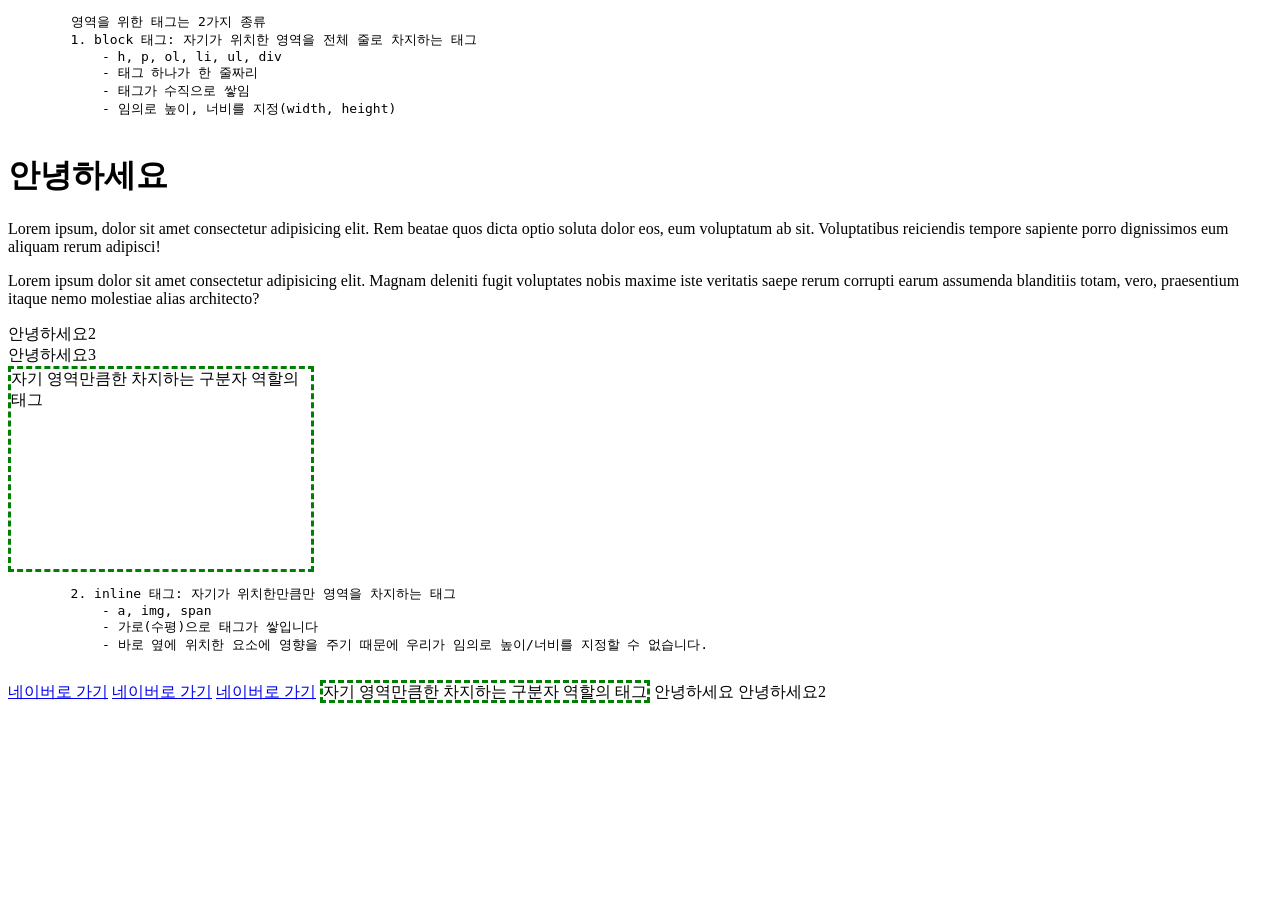
<file: 01_html/05_html_layout.html>
<!DOCTYPE html>
<html lang="en">
<head>
    <meta charset="UTF-8">
    <meta name="viewport" content="width=device-width, initial-scale=1.0">
    <title>Document</title>
</head>
<body>
    <pre>
        영역을 위한 태그는 2가지 종류
        1. block 태그: 자기가 위치한 영역을 전체 줄로 차지하는 태그 
            - h, p, ol, li, ul, div
            - 태그 하나가 한 줄짜리
            - 태그가 수직으로 쌓임
            - 임의로 높이, 너비를 지정(width, height)
    </pre>
    <h1>안녕하세요</h1>
    <p>Lorem ipsum, dolor sit amet consectetur adipisicing elit. Rem beatae quos dicta optio soluta dolor eos, eum voluptatum ab sit. Voluptatibus reiciendis tempore sapiente porro dignissimos eum aliquam rerum adipisci!</p>
    <p>Lorem ipsum dolor sit amet consectetur adipisicing elit. Magnam deleniti fugit voluptates nobis maxime iste veritatis saepe rerum corrupti earum assumenda blanditiis totam, vero, praesentium itaque nemo molestiae alias architecto?</p>
    
    <div>안녕하세요2</div>
    <div>안녕하세요3</div>

    <div style="width: 300px; height: 200px; border: green dashed;">자기 영역만큼한 차지하는 구분자 역할의 태그</div>

    <pre>
        2. inline 태그: 자기가 위치한만큼만 영역을 차지하는 태그
            - a, img, span
            - 가로(수평)으로 태그가 쌓입니다
            - 바로 옆에 위치한 요소에 영향을 주기 때문에 우리가 임의로 높이/너비를 지정할 수 없습니다.
    </pre>
 
    <a href="https://www.naver.com">네이버로 가기</a>
    <a href="https://www.naver.com">네이버로 가기</a>
    <a href="https://www.naver.com">네이버로 가기</a>
    
    <span  style="width: 300px; height: 200px; border: green dashed;">자기 영역만큼한 차지하는 구분자 역할의 태그</span>

    <span>안녕하세요</span>
    <span>안녕하세요2</span>
</body>
</html>
</file>
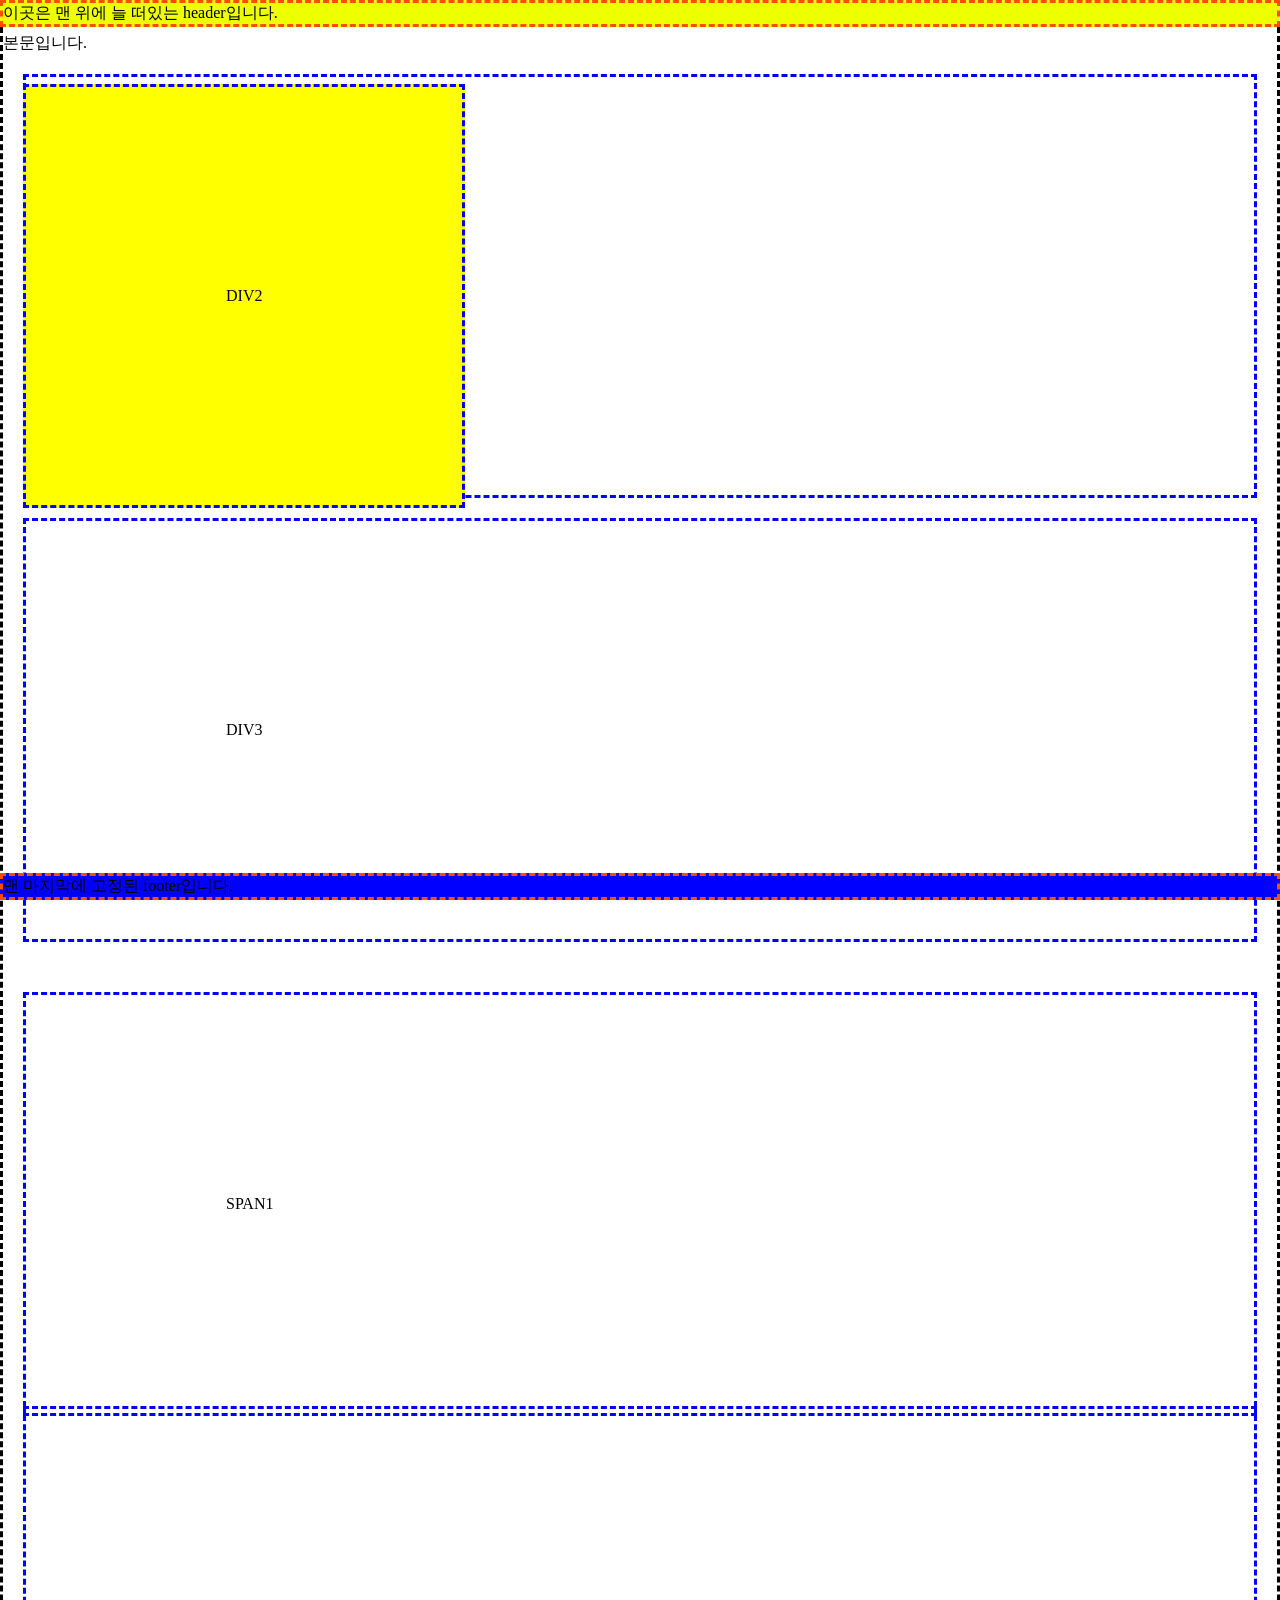
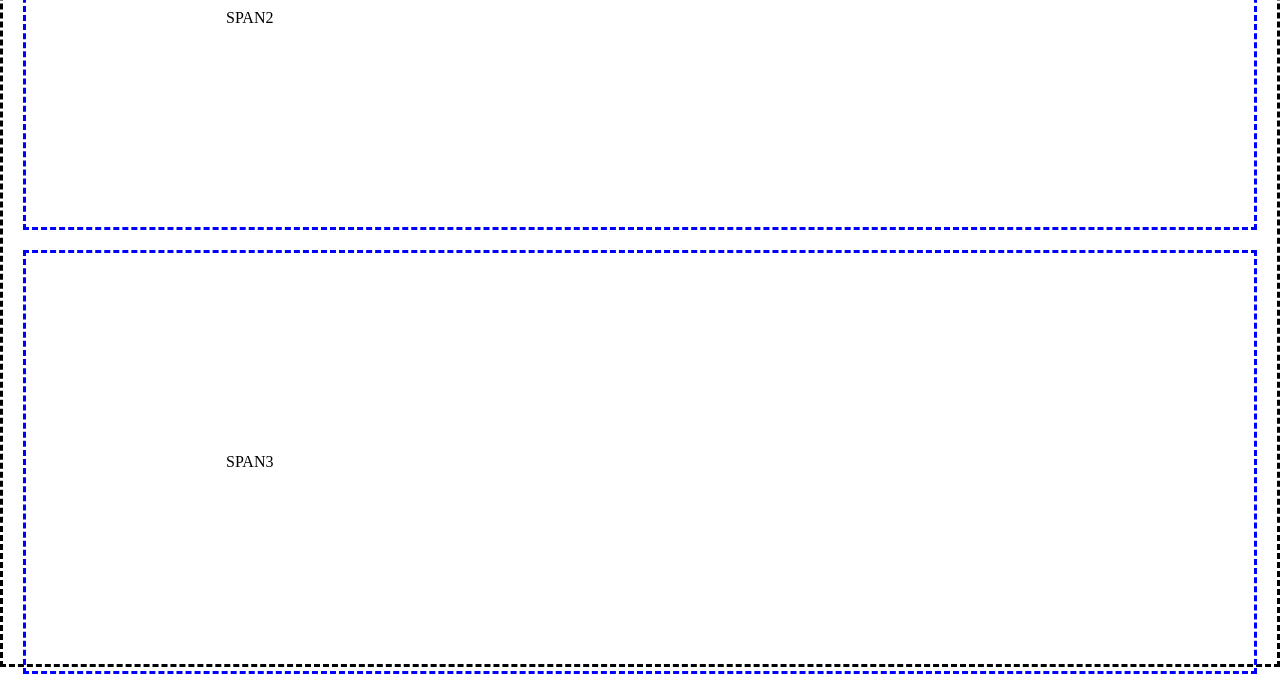
<file: 02_css/01_position.html>
<!DOCTYPE html>
<html lang="en">
<head>
    <meta charset="UTF-8">
    <meta name="viewport" content="width=device-width, initial-scale=1.0">
    <title>Positioning</title>

    <!--CSS 옵션을 주는 방법 
    1. 파일을 link : 모든 페이지에 일괄적으로 적용하기 위한 css태그들을 작성
    2. html 파일 안에 <style> </style> 안에 작성: 현재 페이지에서만 쓰게될 예외 코드들은 앞의 파일 뒤에 link 줍니다.
    3. 특정 태그의 style= 이라는 속성으로 직접 제시: 딱 한번 예외에 작성. 파싱할 때 잘못 파싱되므로 권장되는 방법은 아님
-->
    <link href="./01_postition.css" rel="stylesheet">
    <!-- <style>
        body {
            margin: 0;
            border-color: rgb(0, 0, 0);
            border-style: dashed;
        }

        #header, #footer {
            border-color: rgb(255, 77, 0);
            border-style: dashed;
        }
    </style> -->
</head>
<body>
    <!-- id: 한 html에 1개의 고유한 자리 js, css에서는 #으로 표기
        class: 여러 위치에 같은 속성을 부여할 때 js, css에서는 .으로 표기 -->
    <header id="header">
        이곳은 맨 위에 늘 떠있는 header입니다.
    </header>
    <content>
        본문입니다.
        <article>
            <div>DIV1</div>
            <div id="div2">DIV2</div>
            <div>DIV3</div>
        </article>
        <article>
            <span id="span1">SPAN1</span>
            <span>SPAN2</span>
            <span>SPAN3</span>
        </article>
    </content>
    <footer id="footer">
        맨 마지막에 고정된 footer입니다.
    </footer>
</body>
</html>
</file>
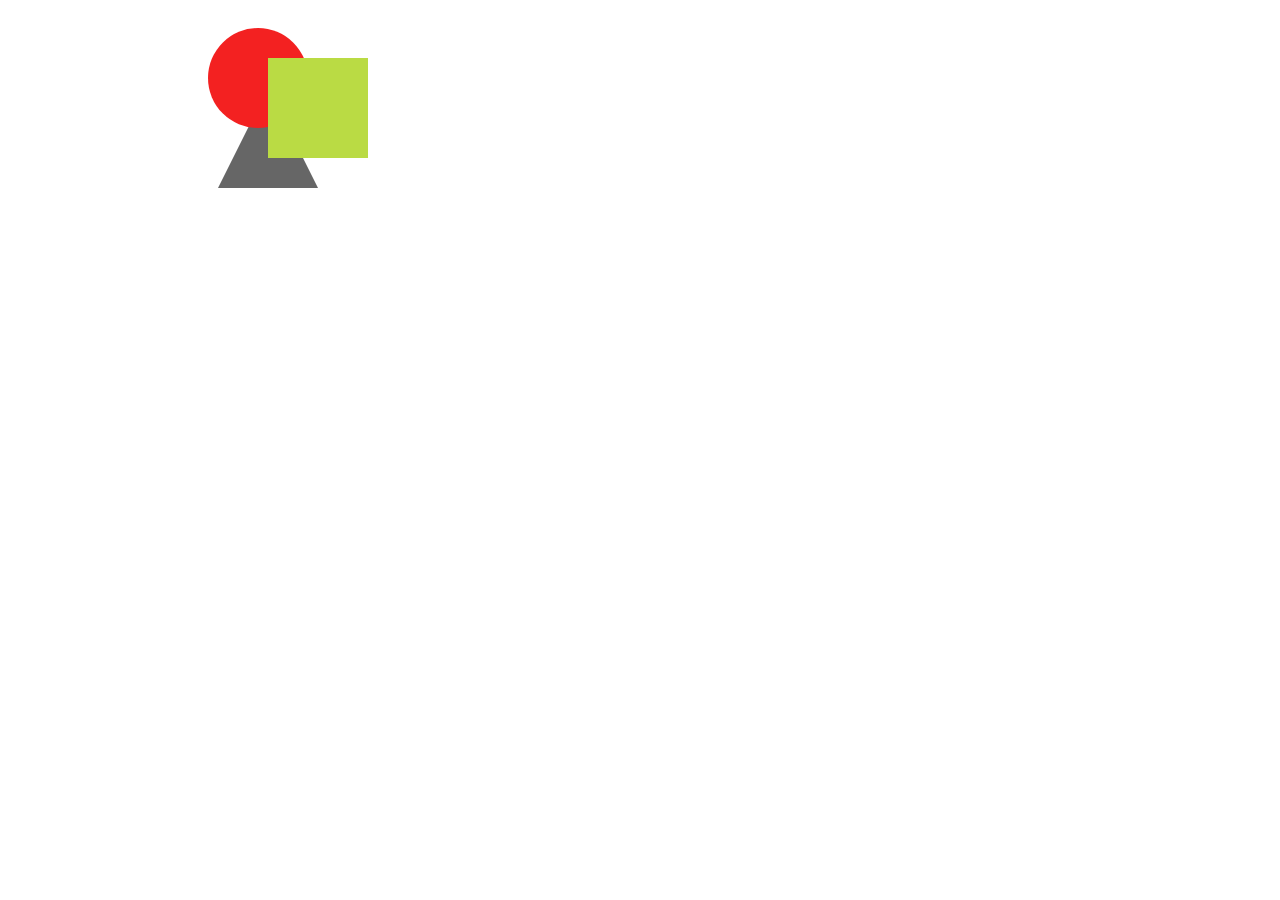
<file: 02_css/02_z-index.html>
<!doctype html>
<html lang="ko">
	<head>
		<meta charset="utf-8">
		<title>CSS</title>
		<style>
            /* z-index 속성 추가해서 위치 바꾸기 */
			div {
				width: 100px;
				height: 100px;
				position: absolute;

			}
			div.x {
				background-color: #f32121;
				border-radius: 50%;
                top: 20px;
				left: 200px;
				z-index: 99;
			}

			div.y {
				background-color: #badb44;
				top: 50px;
				left: 260px;
				z-index: 100;
			}

			div.z {
                top: 80px;
				left: 210px;
				width: 0px;
                height: 0px;
                border-bottom: 100px solid #666666;
                border-left: 50px solid transparent;
                border-right: 50px solid transparent;
				z-index: 10;
			}
			
		</style>
	</head>
	<body>
		<div class="top">
			<div class="x"></div>
			<div class="y"></div>
			<div class="z"></div>
		</div>
       	</body>
</html>
</file>
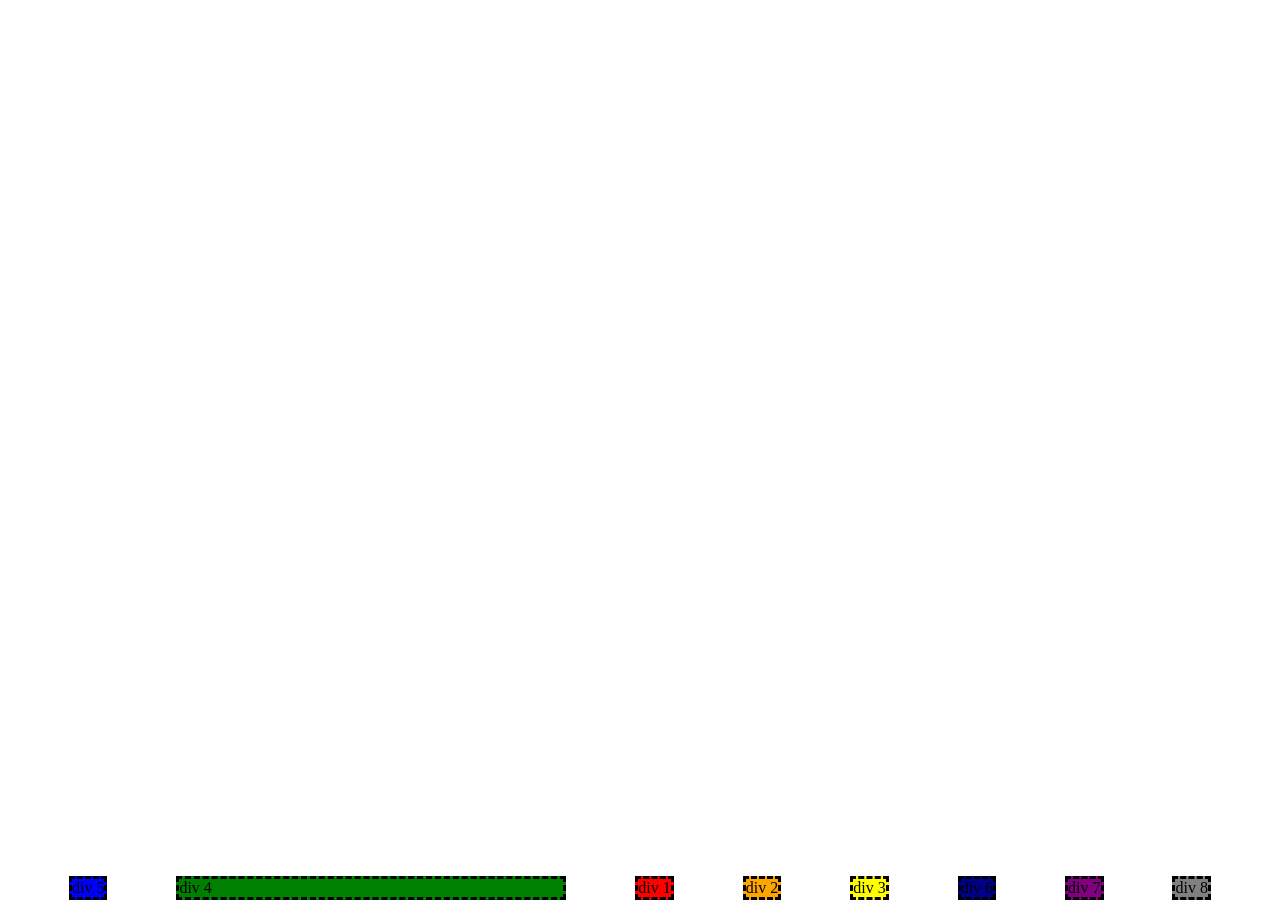
<file: 02_css/03_flex.html>
<!DOCTYPE html>
<html lang="en">
<head>
    <meta charset="UTF-8">
    <meta http-equiv="X-UA-Compatible" content="IE=edge">
    <meta name="viewport" content="width=device-width, initial-scale=1.0">
    <link rel="stylesheet" type="text/css" href="flex.css">
    <title>Flex</title>
</head>
<body>
    
    <!-- div.container>div.item#item${div $}*8 -->
    <div class="container">
        <div class="item" style="background-color:red" id="item1">div 1</div>
        <div class="item" style="background-color:orange" id="item2">div 2</div>
        <div class="item" style="background-color:yellow" id="item3">div 3</div>
        <div class="item" style="background-color:green" id="item4">div 4</div>
        <div class="item" style="background-color:blue" id="item5">div 5</div> 
        <div class="item" style="background-color:darkblue" id="item6">div 6</div>
        <div class="item" style="background-color:purple" id="item7">div 7</div>
        <div class="item" style="background-color:gray" id="item8">div 8</div>
    
    </div>
</body>
</html>
</file>
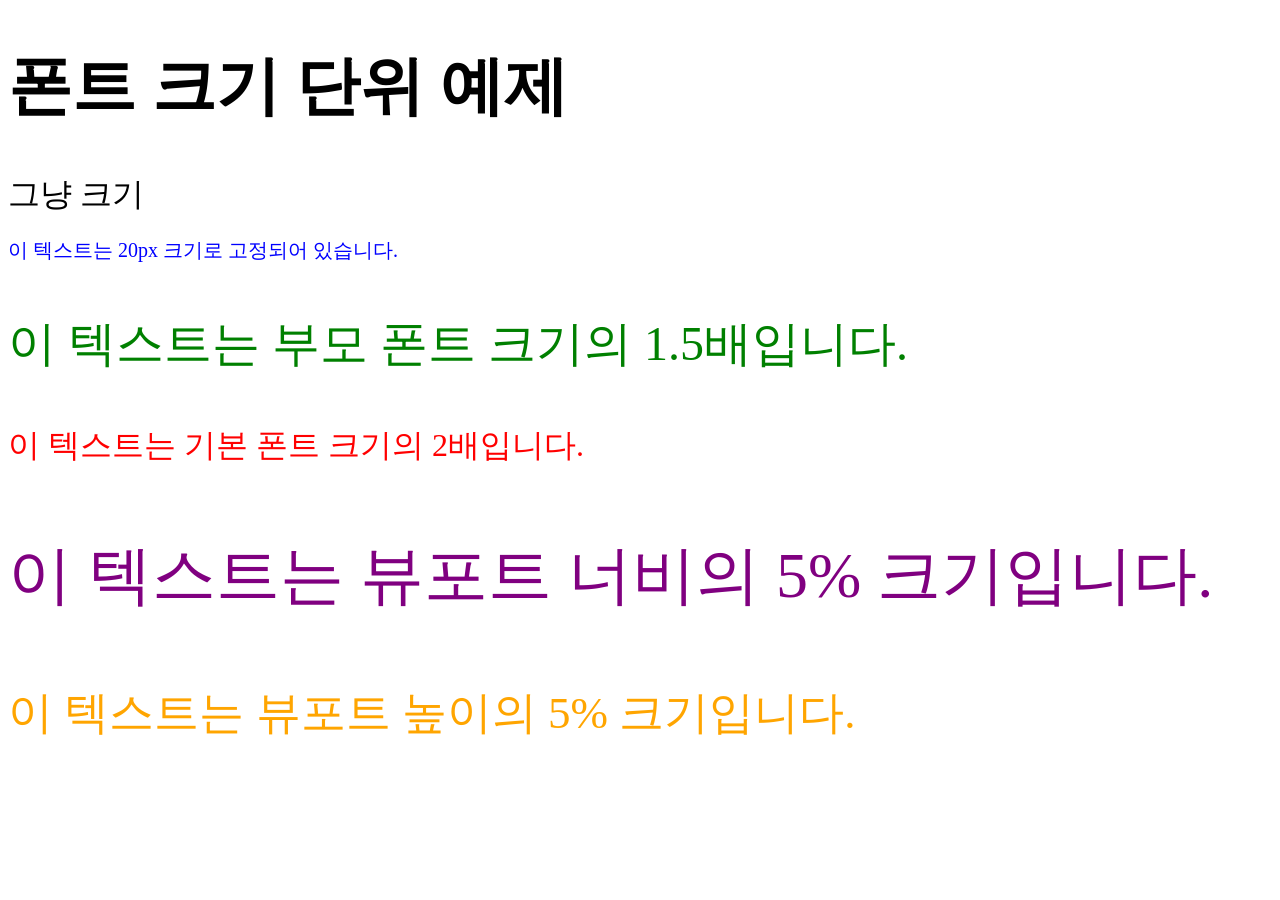
<file: 02_css/04_size.html>
<!DOCTYPE html>
<html lang="ko">
<head>
    <meta charset="UTF-8">
    <meta name="viewport" content="width=device-width, initial-scale=1.0">
    <title>폰트 크기 단위 예제</title>
    <style>
        body {
            font-size: 32px; /* 기본 폰트 크기 */
        }
        .px-size {
            font-size: 20px; /* 고정된 크기 */
            color: blue;
        }
        .em-size {
            font-size: 1.5em; /* 부모 폰트 크기의 1.5배 */
            color: green;
        }
        .rem-size {
            font-size: 2rem; /* 루트 폰트 크기의 2배 (32px) */
            color: red;
        }
        .vw-size {
            font-size: 5vw; /* 뷰포트 너비의 5% */
            color: purple;
        }
        .vh-size {
            font-size: 5vh; /* 뷰포트 높이의 5% */
            color: orange;
        }
    </style>
</head>
<body>
    <h1>폰트 크기 단위 예제</h1>
    그냥 크기
    <p class="px-size">이 텍스트는 20px 크기로 고정되어 있습니다.</p>
    <p class="em-size">이 텍스트는 부모 폰트 크기의 1.5배입니다.</p>
    <p class="rem-size">이 텍스트는 기본 폰트 크기의 2배입니다.</p>
    <p class="vw-size">이 텍스트는 뷰포트 너비의 5% 크기입니다.</p>
    <p class="vh-size">이 텍스트는 뷰포트 높이의 5% 크기입니다.</p>
</body>
</html>
</file>
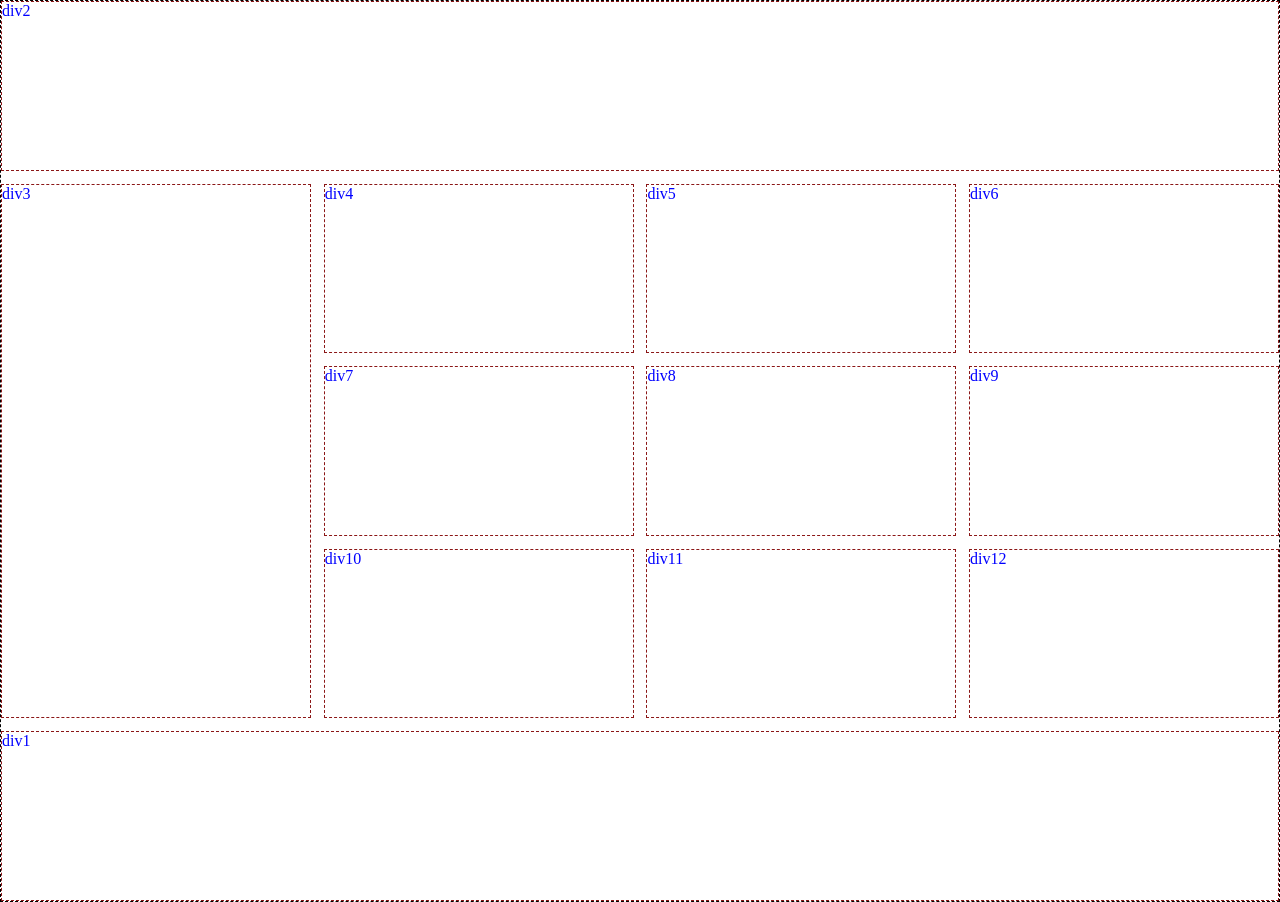
<file: 02_css/05_grid.html>
<!DOCTYPE html>
<html lang="en">
<head>
    <meta charset="UTF-8">
    <meta name="viewport" content="width=device-width, initial-scale=1.0">
    <title>Grid</title>
    <link rel="stylesheet" href="grid.css">
</head>
<body>
    <div class="container">
        <div class="item" id="item1">div1</div>
        <div class="item" id="item2">div2</div>
        <div class="item" id="item3">div3</div>
        <div class="item" id="item4">div4</div>
        <div class="item">div5</div>
        <div class="item">div6</div>
        <div class="item">div7</div>
        <div class="item">div8</div>
        <div class="item">div9</div>
        <div class="item">div10</div>
        <div class="item">div11</div>
        <div class="item">div12</div>

    </div>
</body>
</html>
</file>
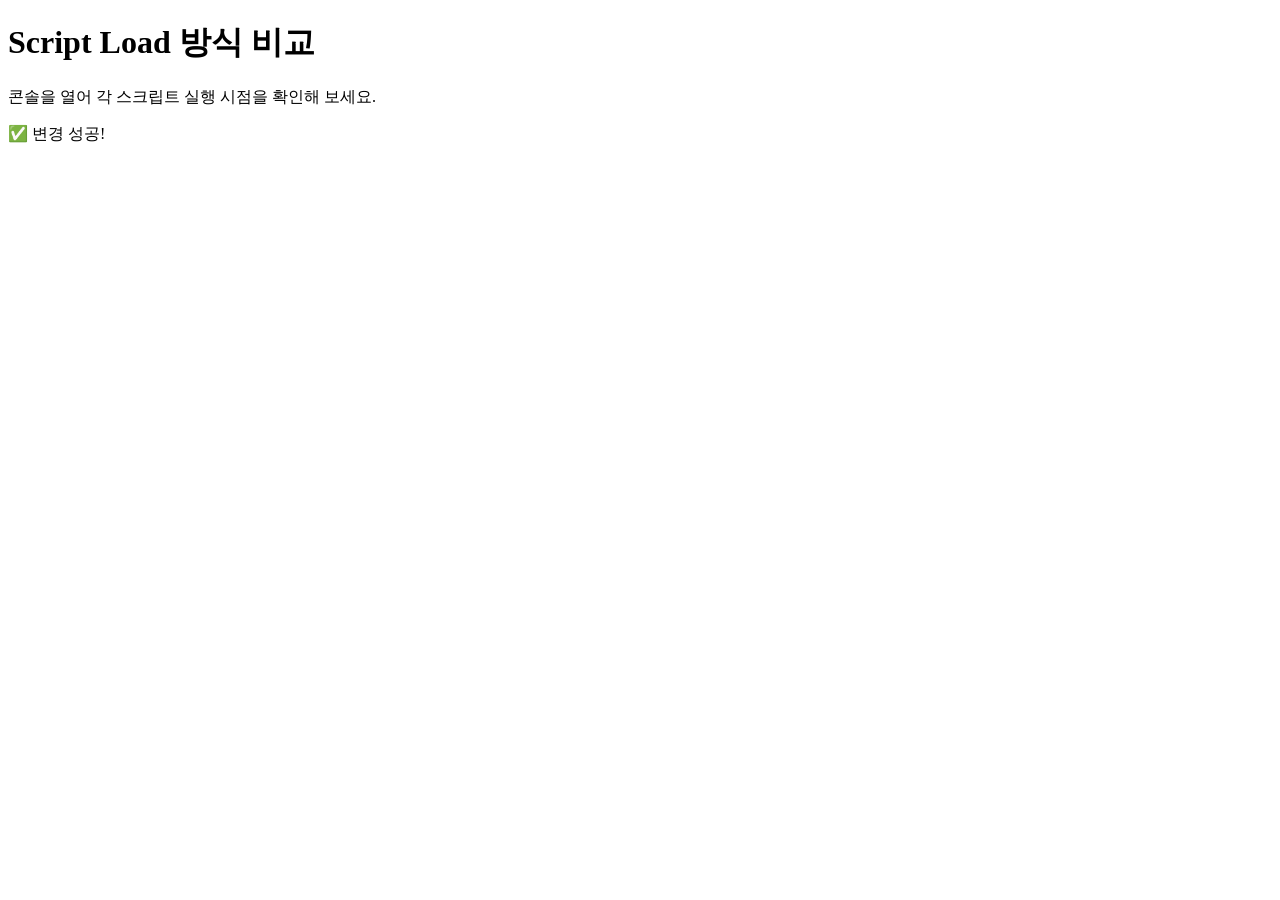
<file: 03_js/exam0.html>
<!DOCTYPE html>
<html lang="ko">
<head>
  <meta charset="UTF-8" />
  <title>Script Loading Test - Single HTML</title>

  <!-- 1. head에서 동기 실행 (렌더링 차단) -->
  <script>
    alert("🟡 [1] head 동기 스크립트 실행됨 (렌더링 차단)");
    console.log("🟡 [1] head 동기 스크립트 실행됨 (렌더링 차단)");
  </script>

  <!-- 2. async 스크립트 시뮬레이션 -->
  <script async>
    setTimeout(() => {
        alert("🟢 [2] async 스크립트 실행됨 (순서 예측 불가)");
        console.log("🟢 [2] async 스크립트 실행됨 (순서 예측 불가)");
    }, 0);
  </script>

  <!-- 3. defer 스크립트 시뮬레이션 -->
  <script defer>
    alert("🔵 defer 스크립트 실행됨 (DOMContentLoaded 전에 실행됨)");
    console.log("🔵 defer 스크립트 실행됨 (DOMContentLoaded 전에 실행됨)");
</script>
</head>

<body>
  <h1>Script Load 방식 비교</h1>
  <p>콘솔을 열어 각 스크립트 실행 시점을 확인해 보세요.</p>
 
  <!-- 아직 파싱되지 않았기 때문에 위 스크립트 실행 시점에는 존재하지 않을 수 있음 -->
  <div id="target">⛔ 여긴 아직 변경 안 됨</div>
  
  <!-- 4. body 끝에 위치한 스크립트 -->
  <script>
    alert("🔴 [4] body 끝 스크립트 실행됨");
    console.log("🔴 [4] body 끝 스크립트 실행됨");

  </script>

  <!-- DOMContentLoaded 이벤트 확인 -->
  <script>
     // 브라우저가 HTML 문서를 완전히 파싱하고 DOM 트리가 완성되었을 때 발생하는 이벤트
    document.addEventListener("DOMContentLoaded", () => {
        alert("✅ [5] DOMContentLoaded 발생");
        console.log("✅ [5] DOMContentLoaded 발생");
        const el = document.getElementById("target");
        if (el) {
        el.textContent = "✅ 변경 성공!";
        } else {
        console.error("❌ #target 요소를 찾지 못했어요!");
        }
    });

    window.addEventListener("load", () => {
    console.log("✅ load: 모든 리소스까지 완전히 로드됨!");


  });
  </script>
</body>
</html>
</file>
<file: 123/exam4.css>
:root {
    font-family: "Trebuchet MS", "Malgun Gothic", sans-serif;
    color: #263238;
    background: #e8f5f2;
}

* {
    box-sizing: border-box;
}

body {
    max-width: 620px;
    min-height: 100vh;
    margin: 0 auto;
    padding: 72px 24px;
    background: #ffffff;
    text-align: center;
}

body::first-line {
    color: #00796b;
    font-size: 1.2rem;
    font-weight: 700;
}

#targetChar {
    display: flex;
    align-items: center;
    justify-content: center;
    width: 220px;
    height: 220px;
    margin: 32px auto;
    border: 8px solid #80cbc4;
    border-radius: 50%;
    background: #e0f2f1;
    color: #00695c;
    font-size: 7rem;
    font-weight: 700;
    line-height: 1;
    box-shadow: 0 12px 24px rgba(0, 121, 107, 0.16);
}

#score,
#timer {
    margin: 12px 0;
    font-weight: 700;
}

#score {
    color: #00796b;
    font-size: 2rem;
}

#timer {
    color: #546e7a;
    font-size: 1.1rem;
}

button {
    min-width: 120px;
    margin: 28px 5px 0;
    padding: 12px 20px;
    border: 0;
    border-radius: 6px;
    background: #00796b;
    color: #ffffff;
    font: inherit;
    font-weight: 700;
    cursor: pointer;
    transition: background-color 0.2s, transform 0.2s;
}

button:hover {
    background: #004d40;
    transform: translateY(-2px);
}

button:focus-visible {
    outline: 3px solid #ffb300;
    outline-offset: 3px;
}

#resetButton {
    background: #607d8b;
}

#resetButton:hover {
    background: #37474f;
}

@media (max-width: 480px) {
    body {
        padding: 48px 16px;
    }

    #targetChar {
        width: 170px;
        height: 170px;
        font-size: 5rem;
    }

    #score {
        font-size: 1.6rem;
    }

    button {
        min-width: 105px;
        margin-top: 24px;
    }
}
</file>
<file: 01_html/04_html_input/style.css>
/* =========================================================
   폼 데이터 다루기 — style.css
   구조(HTML) 와 표현(CSS) 을 분리했습니다.
   색·간격은 아래 :root 한 곳만 고치면 전체가 바뀝니다.
   ========================================================= */

/* ---------- 1. 색과 간격을 변수로 모아둡니다 ---------- */
:root {
  --brand: #2f6feb;
  --brand-dark: #1f4fb8;

  --bg: #f5f6f8;
  --card: #ffffff;
  --text: #1f2328;
  --muted: #6b7280;
  --line: #e5e7eb;

  --radius: 14px;
  --gap: 16px;

  --shadow: 0 1px 2px rgba(0, 0, 0, .05), 0 8px 24px rgba(0, 0, 0, .06);
}

/* ---------- 2. 기본값 정리 ---------- */
* {
  box-sizing: border-box;
}

body {
  margin: 0;
  padding: 32px 16px 64px;
  background: var(--bg);
  color: var(--text);
  font-family: "Pretendard", system-ui, -apple-system, "Apple SD Gothic Neo",
               "Malgun Gothic", "맑은 고딕", sans-serif;
  font-size: 15px;
  line-height: 1.6;
}

.page {
  max-width: 720px;
  margin: 0 auto;
}

/* ---------- 3. 머리말 ---------- */
.page-head {
  margin-bottom: 24px;
}

.page-head h1 {
  margin: 0 0 8px;
  font-size: 26px;
  letter-spacing: -0.02em;
}

.lead {
  margin: 0;
  color: var(--muted);
}

/* ---------- 4. 카드 ---------- */
.card {
  background: var(--card);
  border-radius: var(--radius);
  box-shadow: var(--shadow);
  padding: 24px;
  margin-bottom: 24px;
}

/* ---------- 5. fieldset: 관련된 입력끼리 묶는 상자 ---------- */
fieldset {
  border: 1px solid var(--line);
  border-radius: 12px;
  padding: 18px;
  margin: 0 0 var(--gap);
}

legend {
  padding: 4px 12px;
  background: var(--brand);
  color: #fff;
  font-size: 13px;
  font-weight: 700;
  border-radius: 999px;
}

/* ---------- 6. 입력 한 칸 ---------- */
.field {
  margin-bottom: var(--gap);
}

.field:last-child {
  margin-bottom: 0;
}

label {
  display: block;
  margin-bottom: 6px;
  font-weight: 600;
  font-size: 14px;
}

input[type="text"],
input[type="tel"],
input[type="date"],
textarea,
select {
  width: 100%;
  padding: 11px 13px;
  border: 1px solid var(--line);
  border-radius: 10px;
  background: #fff;
  color: inherit;
  font: inherit;
  transition: border-color .15s, box-shadow .15s;
}

textarea {
  resize: vertical;
  min-height: 96px;
}

/* 키보드로 이동했을 때 지금 어디인지 보이게 합니다 (접근성) */
input:focus-visible,
textarea:focus-visible,
select:focus-visible,
button:focus-visible {
  outline: none;
  border-color: var(--brand);
  box-shadow: 0 0 0 3px rgba(47, 111, 235, .18);
}

/* 값이 형식에 안 맞으면 테두리로 알려줍니다 */
input:not(:placeholder-shown):invalid {
  border-color: #d93025;
}

::placeholder {
  color: #9ca3af;
}

/* ---------- 7. 라디오 / 체크박스 ---------- */
.choice-list {
  display: flex;
  flex-wrap: wrap;
  gap: 8px;
}

/* label 로 감싸면 글자를 눌러도 선택됩니다 */
.choice {
  display: inline-flex;
  align-items: center;
  gap: 8px;
  margin: 0;
  padding: 9px 14px;
  border: 1px solid var(--line);
  border-radius: 999px;
  font-weight: 500;
  cursor: pointer;
  transition: border-color .15s, background .15s;
}

.choice:hover {
  border-color: var(--brand);
}

/* accent-color 한 줄로 기본 동그라미·네모의 색이 바뀝니다 */
.choice input {
  accent-color: var(--brand);
  width: 17px;
  height: 17px;
  margin: 0;
  cursor: pointer;
}

/* 선택된 항목을 눈에 띄게 (:has 는 최신 브라우저에서 동작합니다) */
.choice:has(input:checked) {
  border-color: var(--brand);
  background: rgba(47, 111, 235, .07);
}

/* ---------- 8. 색상 / 범위 ---------- */
input[type="color"] {
  width: 56px;
  height: 42px;
  padding: 4px;
  border: 1px solid var(--line);
  border-radius: 10px;
  background: #fff;
  cursor: pointer;
}

.range-row {
  display: flex;
  align-items: center;
  gap: 12px;
}

input[type="range"] {
  flex: 1;
  accent-color: var(--brand);
  cursor: pointer;
}

output {
  min-width: 52px;
  padding: 4px 10px;
  border-radius: 8px;
  background: var(--bg);
  font-variant-numeric: tabular-nums;
  font-weight: 700;
  text-align: center;
}

/* ---------- 9. select ---------- */
select[multiple] {
  padding: 6px;
}

select[multiple] option {
  padding: 6px 8px;
  border-radius: 6px;
}

/* ---------- 10. 도움말 문구 ---------- */
.hint {
  margin: 6px 0 0;
  color: var(--muted);
  font-size: 12.5px;
}

.hint code {
  padding: 1px 5px;
  border-radius: 5px;
  background: var(--bg);
  font-size: 12px;
}

/* ---------- 11. 버튼 ---------- */
.actions {
  display: flex;
  gap: 10px;
  margin-top: 20px;
}

.btn {
  padding: 11px 22px;
  border: 1px solid var(--line);
  border-radius: 10px;
  background: #fff;
  color: var(--text);
  font: inherit;
  font-weight: 600;
  cursor: pointer;
  transition: background .15s, border-color .15s;
}

.btn:hover {
  border-color: var(--brand);
}

.btn-primary {
  border-color: var(--brand);
  background: var(--brand);
  color: #fff;
}

.btn-primary:hover {
  background: var(--brand-dark);
  border-color: var(--brand-dark);
}

/* ---------- 12. 결과 표 ---------- */
.result h2 {
  margin: 0 0 16px;
  font-size: 19px;
}

.result h3 {
  margin: 24px 0 8px;
  font-size: 15px;
}

table {
  width: 100%;
  border-collapse: collapse;
  font-size: 14px;
}

thead th {
  padding: 9px 12px;
  background: var(--bg);
  color: var(--muted);
  font-size: 12.5px;
  text-align: left;
}

thead th:first-child {
  border-radius: 8px 0 0 8px;
}

thead th:last-child {
  border-radius: 0 8px 8px 0;
}

tbody th {
  width: 34%;
  padding: 10px 12px;
  border-bottom: 1px solid var(--line);
  color: var(--muted);
  font-weight: 600;
  text-align: left;
  vertical-align: top;
}

tbody td {
  padding: 10px 12px;
  border-bottom: 1px solid var(--line);
  word-break: break-word;
  white-space: pre-wrap;
}

/* method 뱃지 — GET / POST 를 색으로 구분합니다 */
.badge {
  display: inline-block;
  margin-left: 6px;
  padding: 3px 10px;
  border-radius: 999px;
  font-size: 12px;
  font-weight: 700;
  letter-spacing: .04em;
  vertical-align: middle;
}

.badge-get {
  background: #e8f0fe;
  color: #1a56c4;
}

.badge-post {
  background: #e6f4ea;
  color: #137333;
}

/* '주소' / '본문' 이름표가 붙은 줄 */
.send-row {
  display: flex;
  align-items: flex-start;
  gap: 10px;
  margin-bottom: 8px;
}

.send-key {
  flex-shrink: 0;
  width: 76px;
  padding-top: 13px;
  color: var(--muted);
  font-size: 12.5px;
  font-weight: 700;
}

.send-row .query {
  flex: 1;
  min-width: 0;
}

@media (max-width: 480px) {
  .send-row {
    flex-direction: column;
    gap: 4px;
  }

  .send-key {
    width: auto;
    padding-top: 0;
  }
}

.query {
  margin: 0;
  padding: 14px;
  border-radius: 10px;
  background: #1f2328;
  color: #d6e2ff;
  font-family: ui-monospace, SFMono-Regular, Consolas, monospace;
  font-size: 12.5px;
  line-height: 1.7;
  overflow-x: auto;   /* 길어지면 가로로 스크롤 */
  white-space: pre-wrap;
  word-break: break-all;
}

/* ---------- 13. 화면이 넓으면 두 칸으로 ---------- */
.grid {
  display: grid;
  gap: var(--gap);
}

@media (min-width: 560px) {
  .grid {
    grid-template-columns: 1fr 1fr;
  }
}

/* ---------- 14. 어두운 화면을 쓰는 사람을 위해 ---------- */
@media (prefers-color-scheme: dark) {
  :root {
    --bg: #16181c;
    --card: #212429;
    --text: #e8eaed;
    --muted: #9aa2ad;
    --line: #343941;
    --shadow: 0 1px 2px rgba(0, 0, 0, .3), 0 8px 24px rgba(0, 0, 0, .35);
  }

  input[type="text"],
  input[type="tel"],
  input[type="date"],
  input[type="color"],
  textarea,
  select,
  .btn {
    background: #1a1d21;
  }

  .btn-primary {
    background: var(--brand);
  }

  .query {
    background: #0f1114;
  }

  .badge-get {
    background: #1c2b47;
    color: #9dbcf5;
  }

  .badge-post {
    background: #17301f;
    color: #8fd3a5;
  }
}
</file>
<file: 01_html/02_html기초.css>
/* 브라우저 기본 여백을 제거해 카드 위치를 일정하게 만듭니다. */
body {
    margin: 0; /* 기본 바깥 여백을 제거합니다. */
    padding: 40px; /* 카드 주변에 여백을 만들어 답답하지 않게 합니다. */
    background-color: #f3f6f8; /* 카드와 배경을 구분하기 위해 옅은 배경색을 사용합니다. */
    font-family: Arial, "Malgun Gothic", sans-serif; /* 읽기 쉬운 글꼴을 지정합니다. */
    color: #263238; /* 본문 글자에 어두운 색을 적용해 가독성을 높입니다. */
}

/* 계좌 정보를 하나의 카드처럼 보이게 합니다. */
article {
    max-width: 420px; /* 카드가 지나치게 넓어지지 않도록 최대 너비를 지정합니다. */
    margin: 0 auto; /* 카드를 화면 가운데에 배치합니다. */
    padding: 24px; /* 카드 내부 콘텐츠와 테두리 사이에 여백을 만듭니다. */
    background-color: #ffffff; /* 카드에 흰색 배경을 적용합니다. */
    border-radius: 16px; /* 카드 모서리를 둥글게 만듭니다. */
    box-shadow: 0 4px 14px rgba(38, 50, 56, 0.12); /* 옅은 그림자로 카드가 떠 있는 느낌을 줍니다. */
}

/* 은행명 영역을 구분합니다. */
article header {
    padding-bottom: 18px; /* 은행명 아래에 여백을 만듭니다. */
    border-bottom: 1px solid #e0e6e9; /* 제목과 계좌 정보 사이를 선으로 구분합니다. */
}

/* 은행명을 강조합니다. */
article h2 {
    margin: 0; /* 제목의 기본 여백을 제거합니다. */
    font-size: 1.5rem; /* 은행명을 적당히 크게 표시합니다. */
    font-weight: 700; /* 은행명을 굵게 표시합니다. */
    color: #00796b; /* 금융 서비스에 어울리는 안정적인 색상을 사용합니다. */
}

/* 설명 목록의 기본 여백을 조정합니다. */
dl {
    margin: 24px 0; /* 계좌 정보 위아래에 여백을 만듭니다. */
}

/* 계좌 정보의 항목명을 표시합니다. */
dt {
    margin-top: 16px; /* 각 항목 사이에 일정한 간격을 만듭니다. */
    color: #607d8b; /* 항목명과 값을 시각적으로 구분합니다. */
    font-size: 0.9rem; /* 항목명을 값보다 작게 표시합니다. */
}

/* 첫 번째 항목 위쪽의 불필요한 여백을 제거합니다. */
dt:first-child {
    margin-top: 0; /* 첫 항목이 위쪽에 붙도록 여백을 제거합니다. */
}

/* 계좌번호와 잔액 값을 표시합니다. */
dd {
    margin: 4px 0 0; /* 항목명과 값 사이의 간격을 조절합니다. */
    font-size: 1rem; /* 일반 정보에 적절한 글자 크기를 사용합니다. */
}

/* 잔액을 크게 강조합니다. */
dd strong {
    display: block; /* 잔액을 독립된 줄에 표시합니다. */
    margin-top: 4px; /* 잔액 위쪽에 작은 간격을 만듭니다. */
    font-size: 2rem; /* 잔액을 다른 정보보다 크게 표시합니다. */
    color: #263238; /* 잔액을 선명하고 안정적인 색상으로 표시합니다. */
}

/* 버튼을 카드 하단에 가로로 배치합니다. */
article footer {
    display: flex; /* 버튼을 Flexbox로 배치합니다. */
    justify-content: space-between; /* 두 버튼을 양 끝으로 정렬합니다. */
    gap: 12px; /* 버튼 사이에 간격을 만듭니다. */
    padding-top: 18px; /* 계좌 정보와 버튼 사이에 여백을 만듭니다. */
    border-top: 1px solid #e0e6e9; /* 버튼 영역을 위쪽 선으로 구분합니다. */
}

/* 두 버튼이 같은 너비를 갖도록 합니다. */
button {
    flex: 1; /* 두 버튼이 남은 공간을 동일하게 나눠 갖습니다. */
    padding: 12px 16px; /* 버튼 안쪽에 클릭하기 편한 여백을 만듭니다. */
    border: 0; /* 기본 버튼 테두리를 제거합니다. */
    border-radius: 8px; /* 버튼 모서리를 둥글게 만듭니다. */
    background-color: #00796b; /* 주요 동작 버튼에 강조 색상을 적용합니다. */
    color: #ffffff; /* 버튼 글자를 흰색으로 표시합니다. */
    font-size: 1rem; /* 버튼 글자를 읽기 쉽게 표시합니다. */
    font-weight: 700; /* 버튼 글자를 굵게 표시합니다. */
    cursor: pointer; /* 마우스를 올렸을 때 클릭 가능한 요소임을 나타냅니다. */
}

/* 버튼에 마우스를 올렸을 때 색상을 변경합니다. */
button:hover {
    background-color: #004d40; /* 사용자에게 버튼이 활성화되었음을 알려줍니다. */
}

/* 키보드로 버튼을 선택했을 때도 상태를 알 수 있게 합니다. */
button:focus-visible {
    outline: 3px solid #80cbc4; /* 키보드 포커스를 명확하게 표시합니다. */
    outline-offset: 2px; /* 외곽선과 버튼 사이에 간격을 만듭니다. */
}
</file>
<file: 02_css/01_postition.css>
/* 태그 자체 */
body {
    margin: 0;
    border-color: rgb(0, 0, 0);
    border-style: dashed;
}

/* id */
#header, #footer {
    border-color: rgb(255, 77, 0);
    border-style: dashed;
}

/* class */
.line-need {
    border-color: blue;
    border-style: dashed;
}

/* position : 위치를 결정하는 속성
static (기본) - 요소 자체가 가지고 있는 위치를 통해 레이아웃
v absolute (절대적인) - 자기를 감싼 상위 태그 기준으로 레이아웃
v sticky (딱 붙어있는) - 자기 자리까지는 그대로 있다가 스크롤이 내려가면 고정
v relative (상대적인) - 원래 내 위치 기준으로 레이아웃
v fixed (고정된) - 처음부터 끝까지 붙박이 
*/

div, span {
    margin: 20px;
    padding: 200px;
    border: blue dashed;
}

header {
    position: fixed;
    top: 0px;
    right: 0px;
    left: 0px;
    background-color: rgb(238, 255, 0);
    z-index: 100;
    
}


footer {
    position: fixed;
    bottom: 0px;
    right: 0px;
    left: 0px;
    background-color: blue;
}

#span1 {
    /* 원래 자기 위치를 기준으로 */
    position: relative;
    top: 30px;
}

#div2{
    /* position: sticky; */
    position: absolute;
    background-color: yellow;
    top: 30px;
}

content {
    /* 원래 자신의 위치 기준으로 상대적으로 옮김 */
    position: relative;
    top: 30px;

}
span {
    /* 원래는 inline 태그인 것들을 block 방식으로 사용 */
    display: block; 
    /* display: inline-block; */
}

div {
    /* 원래는 block 태그인 것들을 inline 방식으로 사용 */
    /* display: inline;  */
}

.sticky-point {
    /* sticky (딱 붙어있는) - 자기 자리까지는 그대로 있다가 스크롤이 내려가면 고정 */
    position: sticky;
    bottom: 0px;
    right: 0px;
    background-color: red;
}

#divs {
    border: 1px black dotted;
}
.absolute-point {
    position: absolute;
    /* position:sticky; */
    top: 0px;
    margin: 0px;
    padding: 0px;
    background-color: teal;
    /* z-index: 101; */
}
</file>
<file: 02_css/flex.css>
body {
    margin: 0;
}

/* flex는 부모 컨테이너에 걸어놓고 자식 컨테이너를 일괄 지휘 */
.container {
    height: 100vh;
    display: flex;
    justify-content: space-evenly; /* 주축 정렬 옵션 */
    flex-wrap: wrap; /* 줄바꿈 옵션 */
    /* 중심 축 정하는 옵션 */
    /* flex-direction: column-reverse; */
    align-items: flex-end; /* 교차축 정렬 옵션 */
}

.item {
    border: black dashed;
}

/* order라는 속성으로 자식 순서를 조절 */
#item4 {
    order: -1;
    flex-basis: 30%; /* flex-basis는 flex-grow와 flex-shrink의 기준이 되는 값 */
}

#item5 {
    order: -2;
}
</file>
<file: 02_css/grid.css>
body {
    margin: 0px;
}
.container {
    height: 100vh;
    border: 1px black dashed;
    display: grid;
    /* 화면을 vw, vh 단위로 나눌때는 총합이 100이므로 100기준으로 작성 */
    /* grid-template-columns: 20vw 30vw 30vw 10vw 10vw */
    /* fr : 전체 grid를 구간으로 나누는 상대적 단위 */
    /* grid-template-columns: 2fr 3fr 2fr 6fr; */
    /* grid-template-columns: 30% 70%; */
    /* grid-template-columns: 200px 7fr 3fr; */
    grid-template-columns: repeat(4, 1fr);
    grid-gap: 1vw;
}

.item {
    border: 1px rgb(139, 23, 23) dashed;
}

#item1 {
    grid-row: 5;
    grid-column: 1/5;
}

#item2 {
    grid-row: 1;
    grid-column: 1/5;
}

#item3 {
    grid-row: 2/5;
}

@media screen and (max-width: 922px) {
body {
    background-color: red;
}
}

@media screen and (max-width: 600px) {
    body {
        background-color: rgb(185, 96, 96);
    }
    }


@media (orientation: landscape) {
    body {
        color: blue;
    }
}
</file>
